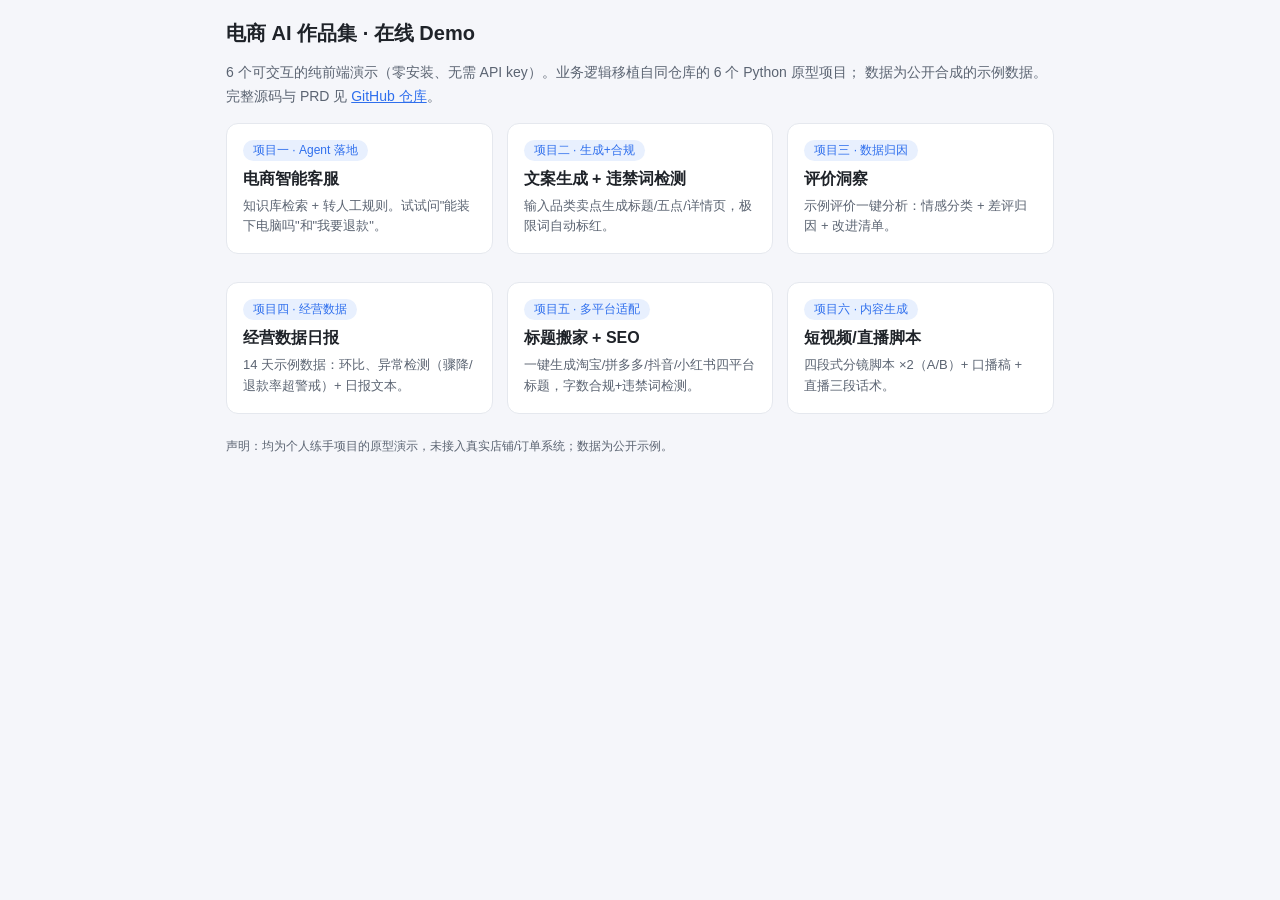
<file: index.html>
<!DOCTYPE html>
<html lang="zh-CN">
<head>
<meta charset="utf-8">
<meta name="viewport" content="width=device-width,initial-scale=1">
<title>电商 AI 作品集 · 在线 Demo</title>
<link rel="stylesheet" href="assets/style.css">
<style>
.grid { display:grid; grid-template-columns:repeat(auto-fit,minmax(240px,1fr)); gap:14px; }
.card a { text-decoration:none; color:inherit; display:block; }
.card h2 { font-size:16px; margin:0 0 6px; }
.tag { font-size:12px; color:var(--brand); background:#e8f0fe; border-radius:99px; padding:2px 10px; display:inline-block; margin-bottom:8px; }
.card p { font-size:13px; color:var(--sub); margin:0; line-height:1.6; }
.hero { font-size:14px; color:var(--sub); line-height:1.7; }
</style>
</head>
<body>
<div class="wrap">
  <h1>电商 AI 作品集 · 在线 Demo</h1>
  <p class="hero">6 个可交互的纯前端演示（零安装、无需 API key）。业务逻辑移植自同仓库的 6 个 Python 原型项目；
  数据为公开合成的示例数据。完整源码与 PRD 见
  <a href="https://github.com/ShanzZjr/ai-ecommerce-portfolio" style="color:var(--brand)">GitHub 仓库</a>。</p>
  <div class="grid">
    <div class="card"><a href="p1.html"><span class="tag">项目一 · Agent 落地</span><h2>电商智能客服</h2><p>知识库检索 + 转人工规则。试试问"能装下电脑吗"和"我要退款"。</p></a></div>
    <div class="card"><a href="p2.html"><span class="tag">项目二 · 生成+合规</span><h2>文案生成 + 违禁词检测</h2><p>输入品类卖点生成标题/五点/详情页，极限词自动标红。</p></a></div>
    <div class="card"><a href="p3.html"><span class="tag">项目三 · 数据归因</span><h2>评价洞察</h2><p>示例评价一键分析：情感分类 + 差评归因 + 改进清单。</p></a></div>
    <div class="card"><a href="p4.html"><span class="tag">项目四 · 经营数据</span><h2>经营数据日报</h2><p>14 天示例数据：环比、异常检测（骤降/退款率超警戒）+ 日报文本。</p></a></div>
    <div class="card"><a href="p5.html"><span class="tag">项目五 · 多平台适配</span><h2>标题搬家 + SEO</h2><p>一键生成淘宝/拼多多/抖音/小红书四平台标题，字数合规+违禁词检测。</p></a></div>
    <div class="card"><a href="p6.html"><span class="tag">项目六 · 内容生成</span><h2>短视频/直播脚本</h2><p>四段式分镜脚本 ×2（A/B）+ 口播稿 + 直播三段话术。</p></a></div>
  </div>
  <p class="note">声明：均为个人练手项目的原型演示，未接入真实店铺/订单系统；数据为公开示例。</p>
</div>
</body>
</html>
</file>
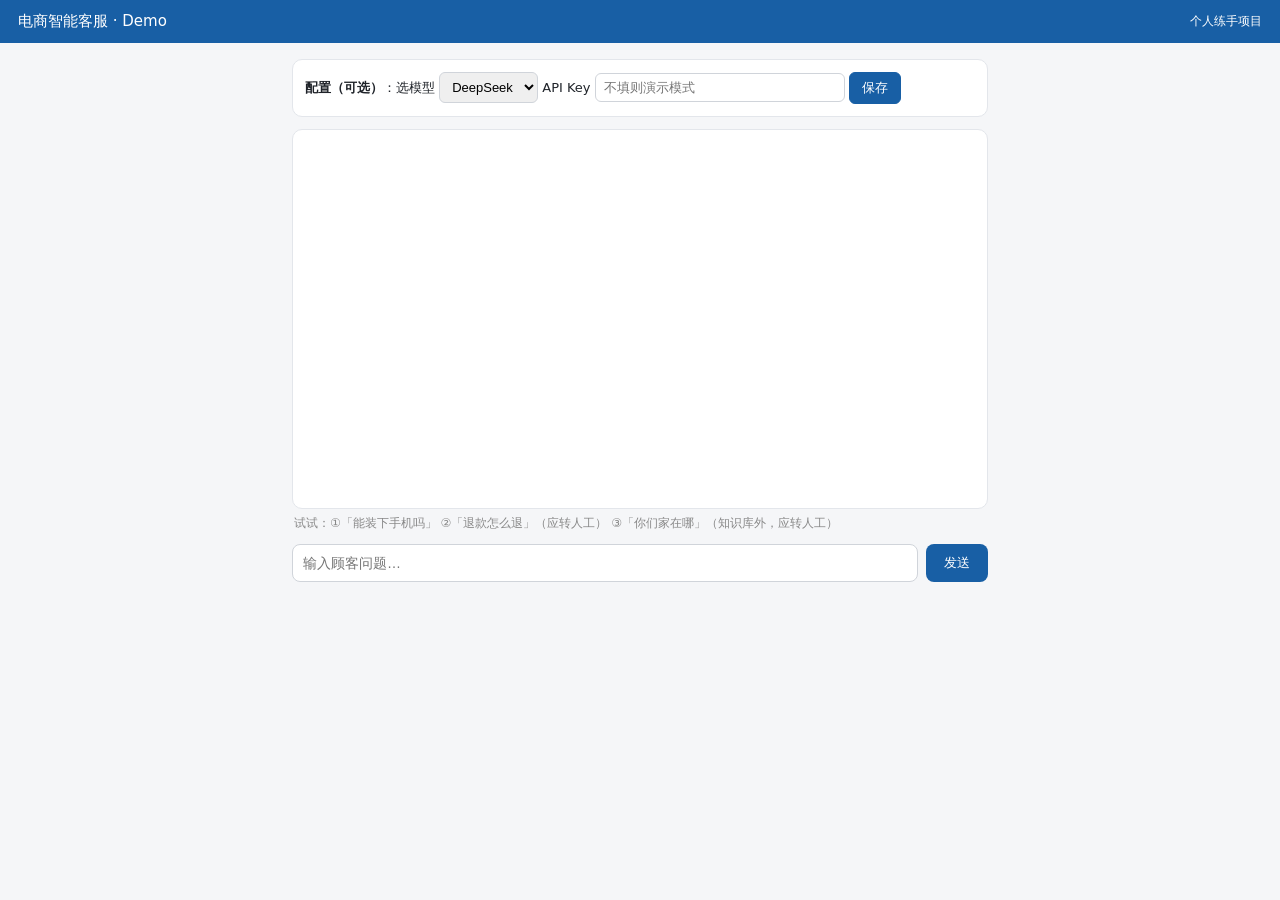
<file: project-01-智能客服/templates/index.html>
<!DOCTYPE html>
<html lang="zh-CN">
<head>
<meta charset="utf-8">
<meta name="viewport" content="width=device-width, initial-scale=1">
<title>电商智能客服 Demo</title>
<style>
  * { box-sizing: border-box; }
  body { margin: 0; font-family: system-ui, -apple-system, "Segoe UI", sans-serif; background: #f5f6f8; color: #1f2329; }
  header { background: #185FA5; color: #fff; padding: 12px 18px; display: flex; justify-content: space-between; align-items: center; }
  header h1 { font-size: 15px; margin: 0; font-weight: 500; }
  .wrap { max-width: 720px; margin: 16px auto; padding: 0 12px; }
  .config { background: #fff; border: 1px solid #e3e6eb; border-radius: 10px; padding: 12px; margin-bottom: 12px; font-size: 13px; }
  .config input, .config select { padding: 6px 8px; border: 1px solid #d0d4da; border-radius: 6px; font-size: 13px; }
  .config button { padding: 6px 12px; border: 1px solid #185FA5; background: #185FA5; color: #fff; border-radius: 6px; cursor: pointer; }
  .box { background: #fff; border: 1px solid #e3e6eb; border-radius: 10px; height: 380px; overflow-y: auto; padding: 14px; }
  .msg { margin: 8px 0; padding: 9px 12px; border-radius: 10px; font-size: 14px; line-height: 1.6; max-width: 85%; }
  .u { background: #e6f1fb; margin-left: auto; }
  .b { background: #f1f2f4; }
  .handoff { background: #fcebeb; border: 1px solid #f0c2c2; }
  .meta { font-size: 11px; color: #888; margin-top: 4px; }
  .input { display: flex; gap: 8px; margin-top: 12px; }
  .input input { flex: 1; padding: 10px; border: 1px solid #d0d4da; border-radius: 8px; font-size: 14px; }
  .input button { padding: 10px 18px; border: none; background: #185FA5; color: #fff; border-radius: 8px; cursor: pointer; }
  .hint { font-size: 12px; color: #888; margin: 6px 2px; }
</style>
</head>
<body>
<header><h1>电商智能客服 · Demo</h1><span style="font-size:12px">个人练手项目</span></header>
<div class="wrap">
  <div class="config">
    <b>配置（可选）</b>：选模型
    <select id="provider">
      <option value="deepseek">DeepSeek</option>
      <option value="qwen">通义千问</option>
      <option value="openai">OpenAI</option>
    </select>
    API Key <input id="apikey" type="password" placeholder="不填则演示模式" size="28">
    <button onclick="saveCfg()">保存</button>
    <span id="cfgstate" class="hint"></span>
  </div>
  <div class="box" id="box"></div>
  <div class="hint">试试：①「能装下手机吗」 ②「退款怎么退」（应转人工） ③「你们家在哪」（知识库外，应转人工）</div>
  <div class="input">
    <input id="q" placeholder="输入顾客问题…" onkeydown="if(event.key==='Enter')send()">
    <button onclick="send()">发送</button>
  </div>
</div>
<script>
function saveCfg(){
  const provider=document.getElementById('provider').value;
  const apikey=document.getElementById('apikey').value;
  fetch('/config',{method:'POST',headers:{'Content-Type':'application/json'},
    body:JSON.stringify({provider,api_key:apikey})})
   .then(r=>r.json()).then(d=>{
     document.getElementById('cfgstate').innerText = d.has_key? '已启用大模型':'演示模式（未填key）';
   });
}
function addMsg(text,cls,meta){
  const box=document.getElementById('box');
  const d=document.createElement('div');
  d.className='msg '+cls;
  d.innerHTML=text+(meta?`<div class="meta">${meta}</div>`:'');
  box.appendChild(d); box.scrollTop=box.scrollHeight;
}
async function send(){
  const q=document.getElementById('q').value.trim();
  if(!q) return;
  addMsg('顾客：'+q,'u');
  document.getElementById('q').value='';
  const r=await fetch('/chat',{method:'POST',headers:{'Content-Type':'application/json'},
    body:JSON.stringify({query:q})});
  const d=await r.json();
  const cls = d.handoff? 'b handoff' : 'b';
  let meta='';
  if(d.source) meta+='命中知识：'+d.source;
  if(d.demo) meta+=(meta?' ｜ ':'')+'演示模式';
  if(d.error) meta+=(meta?' ｜ ':'')+'调用异常';
  addMsg((d.handoff?'[转人工] ':'[AI] ')+d.answer, cls, meta);
}
</script>
</body>
</html>
</file>
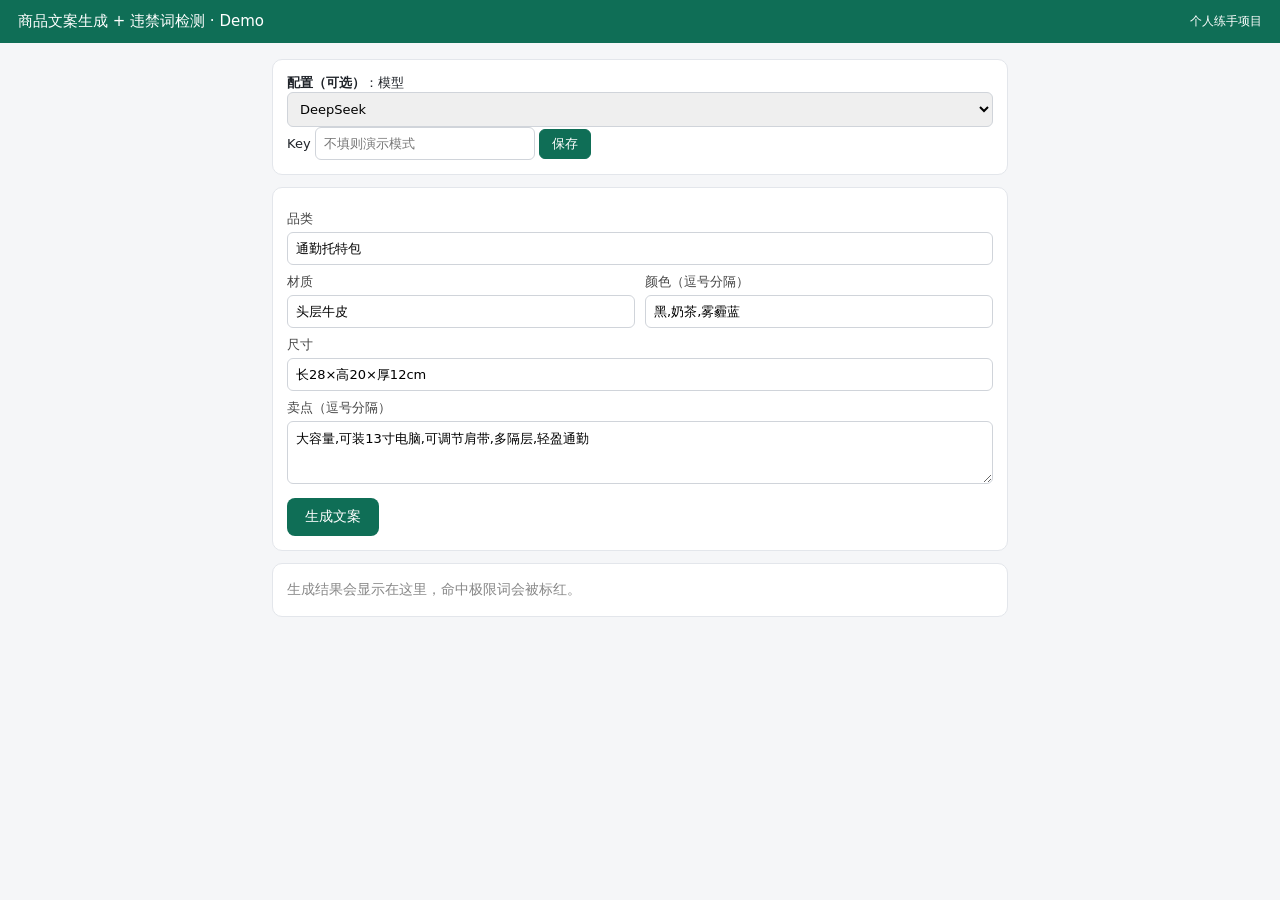
<file: project-02-文案生成/templates/index.html>
<!DOCTYPE html>
<html lang="zh-CN">
<head>
<meta charset="utf-8">
<meta name="viewport" content="width=device-width, initial-scale=1">
<title>商品文案生成 + 违禁词检测 Demo</title>
<style>
  * { box-sizing: border-box; }
  body { margin: 0; font-family: system-ui, -apple-system, "Segoe UI", sans-serif; background: #f5f6f8; color: #1f2329; }
  header { background: #0F6E56; color: #fff; padding: 12px 18px; display: flex; justify-content: space-between; align-items: center; }
  header h1 { font-size: 15px; margin: 0; font-weight: 500; }
  .wrap { max-width: 760px; margin: 16px auto; padding: 0 12px; }
  .card { background: #fff; border: 1px solid #e3e6eb; border-radius: 10px; padding: 14px; margin-bottom: 12px; }
  label { font-size: 13px; color: #444; display: block; margin: 8px 0 4px; }
  input, textarea, select { width: 100%; padding: 8px; border: 1px solid #d0d4da; border-radius: 6px; font-size: 13px; font-family: inherit; }
  .row { display: flex; gap: 10px; }
  .row > div { flex: 1; }
  button.gen { margin-top: 10px; padding: 10px 18px; border: none; background: #0F6E56; color: #fff; border-radius: 8px; cursor: pointer; font-size: 14px; }
  .out { white-space: pre-wrap; font-size: 14px; line-height: 1.7; }
  .out mark { background: #fde2e2; color: #a32d2d; padding: 0 2px; border-radius: 3px; }
  .hits { font-size: 13px; }
  .hits .h { background: #fcebeb; border: 1px solid #f0c2c2; border-radius: 6px; padding: 6px 8px; margin: 6px 0; }
  .ok { color: #0F6E56; font-size: 13px; }
  .cfgbar { font-size: 13px; }
  .cfgbar input { width: 220px; display: inline-block; }
</style>
</head>
<body>
<header><h1>商品文案生成 + 违禁词检测 · Demo</h1><span style="font-size:12px">个人练手项目</span></header>
<div class="wrap">
  <div class="card cfgbar">
    <b>配置（可选）</b>：模型
    <select id="provider">
      <option value="deepseek">DeepSeek</option>
      <option value="qwen">通义千问</option>
      <option value="openai">OpenAI</option>
    </select>
    Key <input id="apikey" type="password" placeholder="不填则演示模式">
    <button onclick="saveCfg()" style="padding:5px 12px;border:1px solid #0F6E56;background:#0F6E56;color:#fff;border-radius:6px;cursor:pointer">保存</button>
    <span id="cfgstate" style="font-size:12px;color:#888"></span>
  </div>

  <div class="card">
    <label>品类</label><input id="category" value="通勤托特包">
    <div class="row">
      <div><label>材质</label><input id="material" value="头层牛皮"></div>
      <div><label>颜色（逗号分隔）</label><input id="colors" value="黑,奶茶,雾霾蓝"></div>
    </div>
    <label>尺寸</label><input id="size" value="长28×高20×厚12cm">
    <label>卖点（逗号分隔）</label>
    <textarea id="points" rows="3">大容量,可装13寸电脑,可调节肩带,多隔层,轻盈通勤</textarea>
    <button class="gen" onclick="gen()">生成文案</button>
  </div>

  <div class="card">
    <div id="result" class="out" style="color:#888">生成结果会显示在这里，命中极限词会被标红。</div>
    <div id="hits" class="hits"></div>
  </div>
</div>
<script>
function saveCfg(){
  fetch('/config',{method:'POST',headers:{'Content-Type':'application/json'},
    body:JSON.stringify({provider:document.getElementById('provider').value,api_key:document.getElementById('apikey').value})})
   .then(r=>r.json()).then(d=>{document.getElementById('cfgstate').innerText=d.has_key?'已启用大模型':'演示模式';});
}
function esc(s){return s.replace(/&/g,'&amp;').replace(/</g,'&lt;').replace(/>/g,'&gt;');}
function render(text){
  // 把 <<词>> 转成红色 mark
  let h=esc(text).replace(/&lt;&lt;/g,'<<').replace(/&gt;&gt;/g,'>>');
  h=h.replace(/<<([^>]+)>>/g,'<mark>$1</mark>');
  document.getElementById('result').innerHTML=h;
}
async function gen(){
  const body={
    category:document.getElementById('category').value,
    material:document.getElementById('material').value,
    colors:document.getElementById('colors').value,
    size:document.getElementById('size').value,
    points:document.getElementById('points').value
  };
  const r=await fetch('/generate',{method:'POST',headers:{'Content-Type':'application/json'},body:JSON.stringify(body)});
  const d=await r.json();
  render(d.highlighted);
  const hd=document.getElementById('hits');
  if(d.demo) hd.innerHTML='<div class="ok">演示模式（未填 key）：返回模板化示例文案。</div>';
  if(d.hits&&d.hits.length){
    hd.innerHTML='<b style="color:#a32d2d">⚠ 命中违禁词 '+d.hits.length+' 处：</b>'+d.hits.map(x=>
      `<div class="h">「${x.word}」×${x.count} — ${x.reason}</div>`).join('');
  } else if(!d.demo){
    hd.innerHTML='<div class="ok">✓ 未命中已知违禁词</div>';
  }
}
</script>
</body>
</html>
</file>
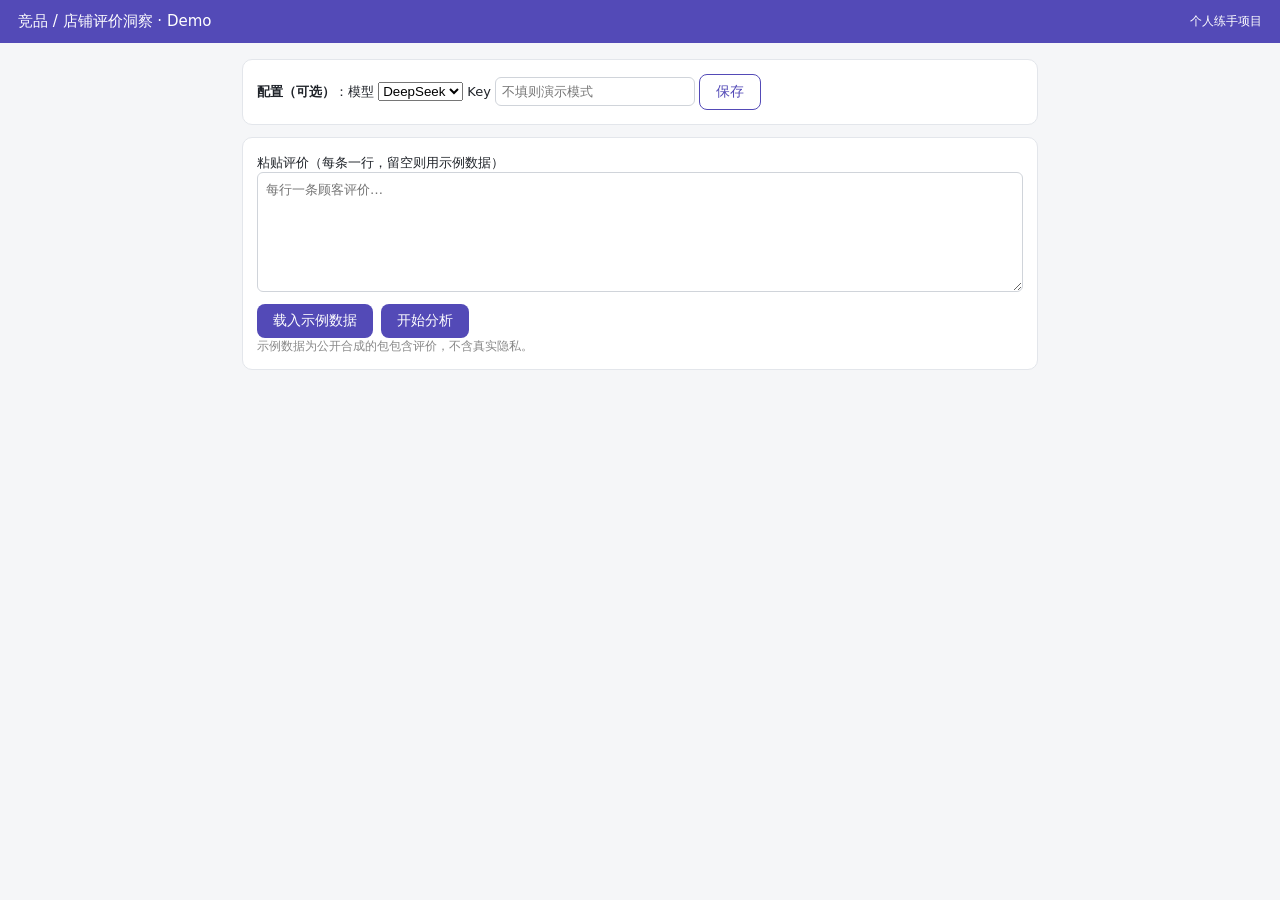
<file: project-03-竞品评价洞察/templates/index.html>
<!DOCTYPE html>
<html lang="zh-CN">
<head>
<meta charset="utf-8">
<meta name="viewport" content="width=device-width, initial-scale=1">
<title>竞品/店铺评价洞察 Demo</title>
<style>
  * { box-sizing: border-box; }
  body { margin: 0; font-family: system-ui, -apple-system, "Segoe UI", sans-serif; background: #f5f6f8; color: #1f2329; }
  header { background: #534AB7; color: #fff; padding: 12px 18px; display: flex; justify-content: space-between; align-items: center; }
  header h1 { font-size: 15px; margin: 0; font-weight: 500; }
  .wrap { max-width: 820px; margin: 16px auto; padding: 0 12px; }
  .card { background: #fff; border: 1px solid #e3e6eb; border-radius: 10px; padding: 14px; margin-bottom: 12px; }
  .cfgbar { font-size: 13px; }
  .cfgbar input { width: 200px; padding: 6px; border: 1px solid #d0d4da; border-radius: 6px; }
  textarea { width: 100%; min-height: 120px; padding: 8px; border: 1px solid #d0d4da; border-radius: 6px; font-size: 13px; font-family: inherit; }
  button { padding: 8px 16px; border: none; border-radius: 8px; cursor: pointer; font-size: 14px; color: #fff; background: #534AB7; }
  button.ghost { background: #fff; color: #534AB7; border: 1px solid #534AB7; }
  .row { display: flex; gap: 8px; align-items: center; margin-top: 8px; }
  .stat { display: inline-block; margin-right: 16px; font-size: 14px; }
  .stat b { font-size: 20px; }
  .bar { height: 22px; background: #E6F1FB; border-radius: 5px; margin: 4px 0; position: relative; }
  .bar > span { position: absolute; left: 8px; top: 2px; font-size: 12px; color: #185FA5; }
  .bar > i { display: block; height: 100%; background: #7F77DD; border-radius: 5px; }
  .neg { border-left: 3px solid #E24B4A; padding: 6px 10px; margin: 6px 0; background: #fafafa; font-size: 13px; }
  .neg .tag { display: inline-block; font-size: 11px; background: #fcebeb; color: #a32d2d; border-radius: 4px; padding: 1px 6px; margin-right: 4px; }
  .imp { border: 1px solid #e3e6eb; border-radius: 8px; padding: 10px; margin: 6px 0; }
  .imp h4 { margin: 0 0 4px; font-size: 14px; color: #534AB7; }
  .imp li { font-size: 13px; margin: 2px 0; }
  .summary { background: #f3f1fe; border-radius: 8px; padding: 10px; font-size: 14px; line-height: 1.7; white-space: pre-wrap; }
  .hint { font-size: 12px; color: #888; }
</style>
</head>
<body>
<header><h1>竞品 / 店铺评价洞察 · Demo</h1><span style="font-size:12px">个人练手项目</span></header>
<div class="wrap">
  <div class="card cfgbar">
    <b>配置（可选）</b>：模型
    <select id="provider"><option value="deepseek">DeepSeek</option><option value="qwen">通义千问</option><option value="openai">OpenAI</option></select>
    Key <input id="apikey" type="password" placeholder="不填则演示模式">
    <button class="ghost" onclick="saveCfg()">保存</button>
    <span id="cfgstate" class="hint"></span>
  </div>

  <div class="card">
    <label style="font-size:13px">粘贴评价（每条一行，留空则用示例数据）</label>
    <textarea id="reviews" placeholder="每行一条顾客评价…"></textarea>
    <div class="row">
      <button onclick="loadSample()">载入示例数据</button>
      <button onclick="run()">开始分析</button>
    </div>
    <div class="hint">示例数据为公开合成的包包含评价，不含真实隐私。</div>
  </div>

  <div class="card" id="out" style="display:none">
    <div id="stats"></div>
    <h3 style="font-size:14px;margin:14px 0 6px">差评归因分布</h3>
    <div id="attrs"></div>
    <h3 style="font-size:14px;margin:14px 0 6px">负面评价明细</h3>
    <div id="negs"></div>
    <h3 style="font-size:14px;margin:14px 0 6px">给运营的改进建议</h3>
    <div id="imp"></div>
    <h3 style="font-size:14px;margin:14px 0 6px">总结</h3>
    <div class="summary" id="summary"></div>
  </div>
</div>
<script>
function saveCfg(){
  fetch('/config',{method:'POST',headers:{'Content-Type':'application/json'},
    body:JSON.stringify({provider:document.getElementById('provider').value,api_key:document.getElementById('apikey').value})})
   .then(r=>r.json()).then(d=>{document.getElementById('cfgstate').innerText=d.has_key?'已启用大模型':'演示模式';});
}
async function loadSample(){
  const r=await fetch('/sample'); const d=await r.json();
  document.getElementById('reviews').value=d.reviews.join('\n');
}
async function run(){
  const txt=document.getElementById('reviews').value.trim();
  const reviews=txt? txt.split('\n').map(s=>s.trim()).filter(Boolean): [];
  const r=await fetch('/analyze',{method:'POST',headers:{'Content-Type':'application/json'},body:JSON.stringify({reviews})});
  const d=await r.json();
  document.getElementById('out').style.display='block';
  const s=d.sentiment;
  document.getElementById('stats').innerHTML=
    `<span class="stat">总评价 <b>${d.total}</b></span>`+
    `<span class="stat">正面 <b style="color:#0F6E56">${s['正面']||0}</b></span>`+
    `<span class="stat">中性 <b>${s['中性']||0}</b></span>`+
    `<span class="stat">负面 <b style="color:#A32D2D">${s['负面']||0}</b></span>`;
  const a=d.attribute; const max=Math.max(1,...Object.values(a));
  document.getElementById('attrs').innerHTML=Object.entries(a).sort((x,y)=>y[1]-x[1]).map(([k,v])=>
    `<div class="bar"><i style="width:${v/max*100}%"></i><span>${k} ${v}</span></div>`).join('');
  document.getElementById('negs').innerHTML=d.negative.map(n=>
    `<div class="neg">${n.cats.map(c=>`<span class="tag">${c}</span>`).join('')}${n.text}</div>`).join('');
  document.getElementById('imp').innerHTML=d.improve.map(i=>
    `<div class="imp"><h4>${i.cat}（命中 ${i.count} 条）</h4><ul>${i.tips.map(t=>`<li>${t}</li>`).join('')}</ul></div>`).join('');
  document.getElementById('summary').innerText=d.summary;
}
</script>
</body>
</html>
</file>
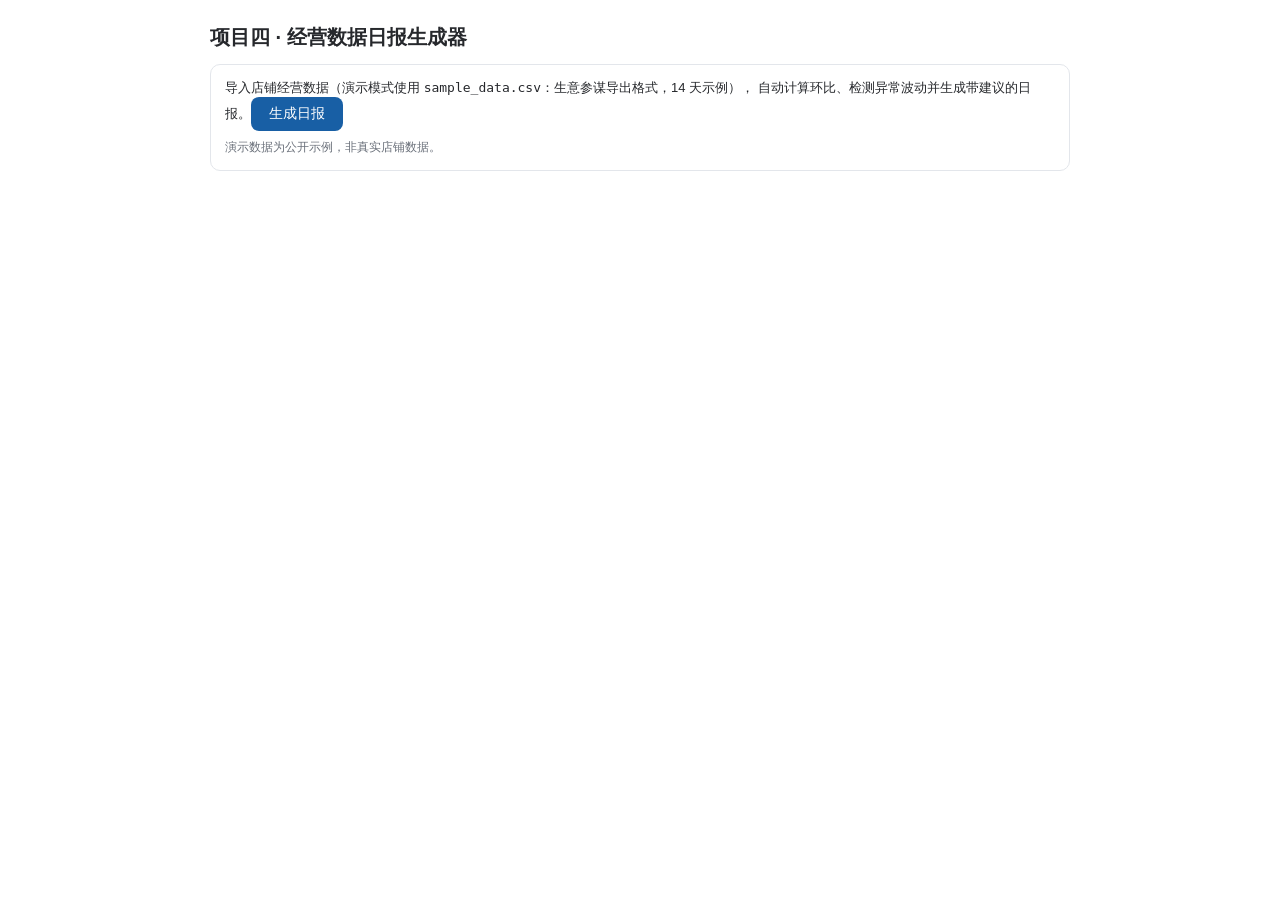
<file: project-04-数据日报/templates/index.html>
<!DOCTYPE html>
<html lang="zh-CN">
<head>
<meta charset="UTF-8">
<title>经营数据日报生成器</title>
<style>
  body { font-family: "Microsoft YaHei", sans-serif; max-width: 860px; margin: 24px auto; padding: 0 16px; color: #26282c; }
  h1 { font-size: 20px; }
  .panel { background: #fff; border: 1px solid #e3e6eb; border-radius: 10px; padding: 14px; margin-bottom: 14px; font-size: 13px; }
  button { background: #185fa5; color: #fff; border: 0; border-radius: 8px; padding: 8px 18px; cursor: pointer; font-size: 14px; }
  button:disabled { background: #9fb6cd; }
  .cards { display: flex; flex-wrap: wrap; gap: 10px; }
  .card { flex: 1 1 130px; background: #f2f6fb; border-radius: 8px; padding: 10px; }
  .card b { display: block; font-size: 17px; margin-top: 4px; }
  .card span { color: #6a707a; font-size: 12px; }
  .up { color: #a32d2d; } .down { color: #0f6e56; }  /* 涨红跌绿（国内习惯） */
  .alert { border-left: 4px solid; padding: 8px 10px; margin: 8px 0; border-radius: 6px; }
  .warn { background: #fcebeb; border-color: #a32d2d; }
  .info { background: #e6f1fb; border-color: #185fa5; }
  pre { white-space: pre-wrap; background: #f7f8fa; border-radius: 8px; padding: 12px; font-size: 13px; line-height: 1.7; }
  .mode { color: #6a707a; font-size: 12px; margin-top: 8px; }
</style>
</head>
<body>
<h1>项目四 · 经营数据日报生成器</h1>
<div class="panel">
  导入店铺经营数据（演示模式使用 <code>sample_data.csv</code>：生意参谋导出格式，14 天示例），
  自动计算环比、检测异常波动并生成带建议的日报。<button id="go">生成日报</button>
  <div class="mode" id="mode">演示数据为公开示例，非真实店铺数据。</div>
</div>
<div class="panel" id="cards" style="display:none"><div class="cards" id="cardbox"></div></div>
<div class="panel" id="alerts" style="display:none"></div>
<div class="panel" id="daily" style="display:none"></div>
<script>
document.getElementById("go").onclick = async () => {
  const btn = document.getElementById("go");
  btn.disabled = true; btn.textContent = "生成中...";
  try {
    const rows = await (await fetch("/sample")).json();
    const r = await (await fetch("/report", {
      method: "POST", headers: {"Content-Type": "application/json"},
      body: JSON.stringify({rows: rows.rows})
    })).json();
    if (r.error) { alert(r.error); return; }
    render(r);
  } finally { btn.disabled = false; btn.textContent = "生成日报"; }
};
function cls(v) { return v > 0 ? "up" : (v < 0 ? "down" : ""); }
function render(r) {
  const s = r.summary, c = r.changes;
  document.getElementById("cards").style.display = "";
  document.getElementById("cardbox").innerHTML = [
    ["GMV（元）", s.gmv, "环比 " + c.gmv + "%", c.gmv],
    ["访客数", s.uv, "环比 " + c.uv + "%", c.uv],
    ["支付转化率", s.cr + "%", "环比 " + c.cr + "%", c.cr],
    ["客单价（元）", s.aov, "", 0],
    ["退款率", s.refund_rate + "%", "警戒线 8%", 0],
    ["近7天 GMV", s.gmv7, "均转化 " + s.cr7 + "%", 0],
  ].map(x => `<div class="card"><span>${x[0]}</span><b>${x[1]}</b><span class="${cls(x[3])}">${x[2]}</span></div>`).join("");
  const al = document.getElementById("alerts");
  al.style.display = "";
  al.innerHTML = "<b>异常检测</b>" + (r.alerts.length ? r.alerts.map(a =>
    `<div class="alert ${a.level}"><b>${a.date} · ${a.metric}</b> ${a.detail}<br>${a.suggestion}</div>`
  ).join("") : "<div class='alert info'>无异常波动</div>");
  const d = document.getElementById("daily");
  d.style.display = "";
  d.innerHTML = "<b>经营日报</b><pre>" + r.daily_text + "</pre><div class='mode'>" + r.mode + "</div>";
}
</script>
</body>
</html>
</file>
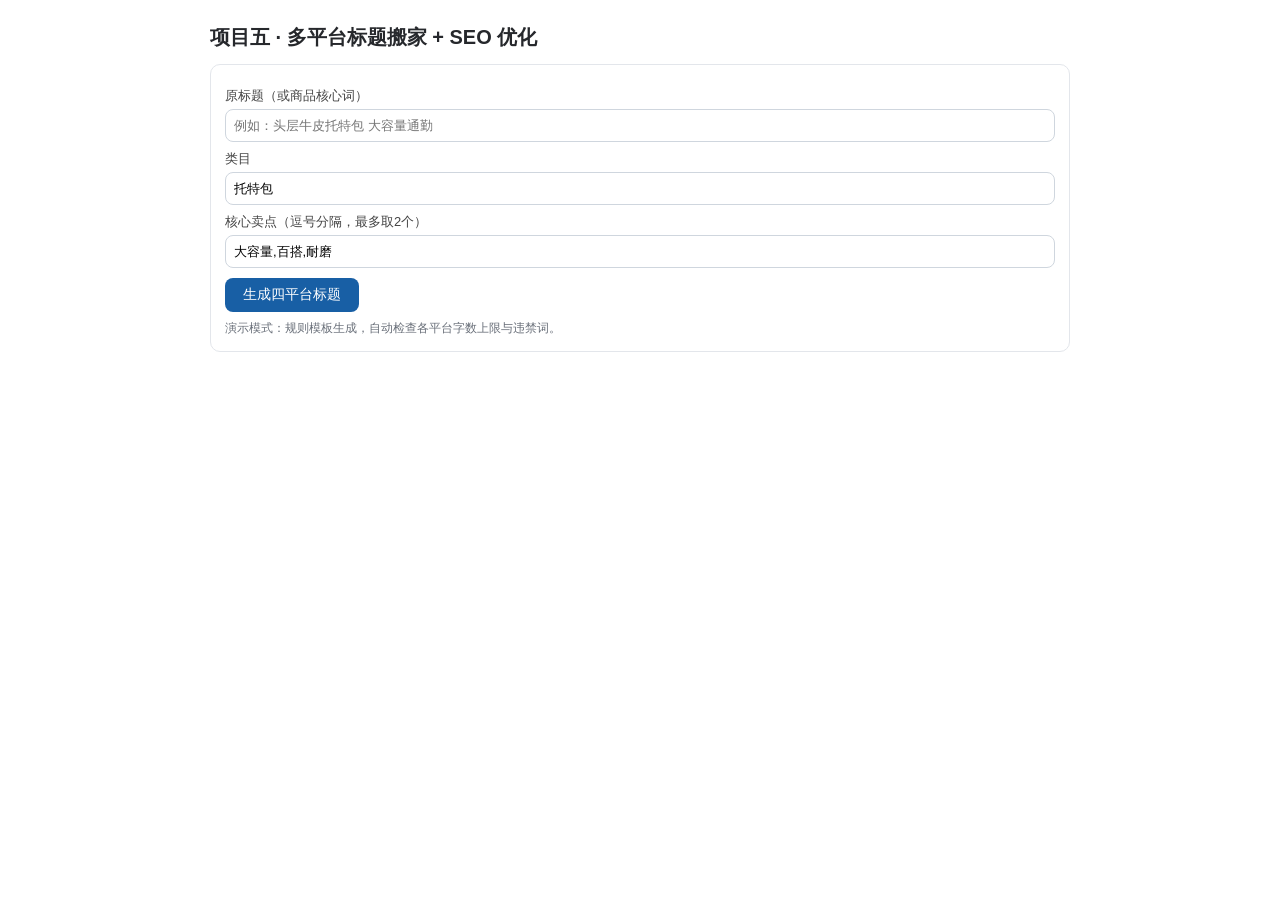
<file: project-05-标题搬家/templates/index.html>
<!DOCTYPE html>
<html lang="zh-CN">
<head>
<meta charset="UTF-8">
<title>多平台标题搬家 + SEO 优化</title>
<style>
  body { font-family: "Microsoft YaHei", sans-serif; max-width: 860px; margin: 24px auto; padding: 0 16px; color: #26282c; }
  h1 { font-size: 20px; }
  .panel { background: #fff; border: 1px solid #e3e6eb; border-radius: 10px; padding: 14px; margin-bottom: 14px; font-size: 13px; }
  label { display: block; margin: 8px 0 4px; color: #444; }
  input { width: 100%; box-sizing: border-box; border: 1px solid #cfd6de; border-radius: 8px; padding: 8px; font-size: 13px; }
  button { background: #185fa5; color: #fff; border: 0; border-radius: 8px; padding: 8px 18px; cursor: pointer; font-size: 14px; margin-top: 10px; }
  button:disabled { background: #9fb6cd; }
  .plat { border: 1px solid #e3e6eb; border-radius: 10px; padding: 12px; margin: 10px 0; }
  .plat h3 { margin: 0 0 6px; font-size: 14px; }
  .title { font-size: 15px; font-weight: 500; background: #f2f6fb; border-radius: 8px; padding: 10px; }
  .meta { color: #6a707a; font-size: 12px; margin-top: 6px; }
  .ban { color: #a32d2d; font-weight: 500; }
  .hl { background: #f7c1c1; border-radius: 3px; padding: 0 2px; }
  .mode { color: #6a707a; font-size: 12px; margin-top: 8px; }
</style>
</head>
<body>
<h1>项目五 · 多平台标题搬家 + SEO 优化</h1>
<div class="panel">
  <label>原标题（或商品核心词）</label>
  <input id="title" placeholder="例如：头层牛皮托特包 大容量通勤">
  <label>类目</label>
  <input id="category" value="托特包">
  <label>核心卖点（逗号分隔，最多取2个）</label>
  <input id="points" value="大容量,百搭,耐磨">
  <button id="go">生成四平台标题</button>
  <div class="mode">演示模式：规则模板生成，自动检查各平台字数上限与违禁词。</div>
</div>
<div class="panel" id="out" style="display:none"></div>
<script>
function hl(text, banned) {
  let html = text;
  banned.forEach(b => { html = html.split(b.word).join("<span class='hl'>" + b.word + "</span>"); });
  return html;
}
document.getElementById("go").onclick = async () => {
  const btn = document.getElementById("go");
  btn.disabled = true; btn.textContent = "生成中...";
  try {
    const r = await (await fetch("/adapt", {
      method: "POST", headers: {"Content-Type": "application/json"},
      body: JSON.stringify({
        title: document.getElementById("title").value,
        category: document.getElementById("category").value,
        points: document.getElementById("points").value,
      })
    })).json();
    if (r.error) { alert(r.error); return; }
    render(r);
  } finally { btn.disabled = false; btn.textContent = "生成四平台标题"; }
};
function render(r) {
  const out = document.getElementById("out");
  out.style.display = "";
  out.innerHTML = r.results.map(p => `
    <div class="plat">
      <h3>${p.platform} <span class="meta">（${p.length}/${p.max} 字）</span></h3>
      <div class="title">${hl(p.title, p.banned)}</div>
      <div class="meta">风格：${p.style}</div>
      ${p.banned.length ? `<div class="meta ban">违禁词命中：${p.banned.map(b => b.word + "×" + b.count).join("、")}</div>` : "<div class='meta'>违禁词检测：通过</div>"}
    </div>`).join("") + "<div class='mode'>" + r.mode + "</div>";
}
</script>
</body>
</html>
</file>
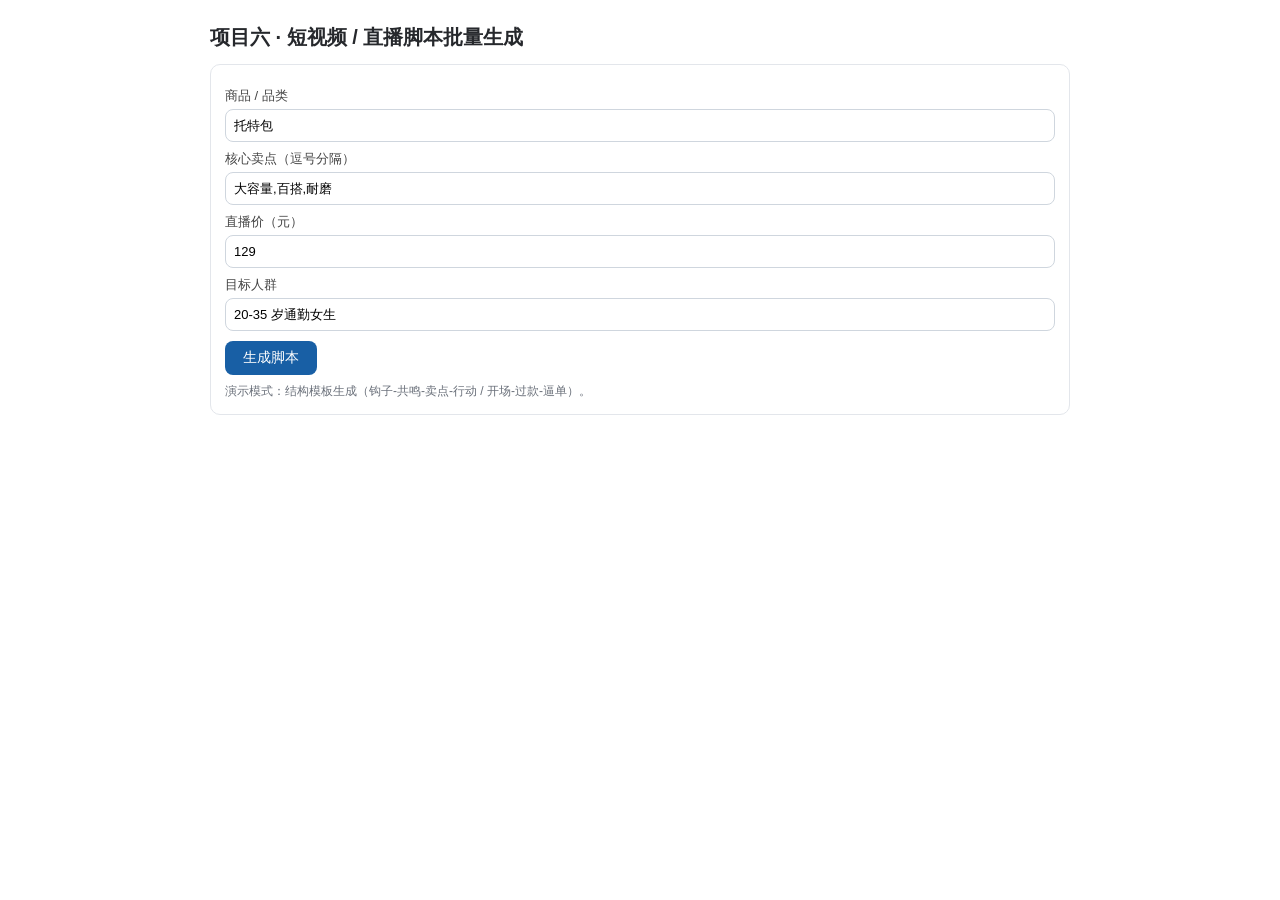
<file: project-06-脚本生成/templates/index.html>
<!DOCTYPE html>
<html lang="zh-CN">
<head>
<meta charset="UTF-8">
<title>短视频 / 直播脚本批量生成</title>
<style>
  body { font-family: "Microsoft YaHei", sans-serif; max-width: 860px; margin: 24px auto; padding: 0 16px; color: #26282c; }
  h1 { font-size: 20px; }
  h3 { font-size: 14px; margin: 14px 0 8px; }
  .panel { background: #fff; border: 1px solid #e3e6eb; border-radius: 10px; padding: 14px; margin-bottom: 14px; font-size: 13px; }
  label { display: block; margin: 8px 0 4px; color: #444; }
  input { width: 100%; box-sizing: border-box; border: 1px solid #cfd6de; border-radius: 8px; padding: 8px; font-size: 13px; }
  button { background: #185fa5; color: #fff; border: 0; border-radius: 8px; padding: 8px 18px; cursor: pointer; font-size: 14px; margin-top: 10px; }
  button:disabled { background: #9fb6cd; }
  table { width: 100%; border-collapse: collapse; margin: 8px 0; }
  th, td { border: 1px solid #e3e6eb; padding: 6px 8px; text-align: left; font-size: 12px; }
  th { background: #f2f6fb; }
  pre { white-space: pre-wrap; background: #f7f8fa; border-radius: 8px; padding: 12px; line-height: 1.7; }
  .mode { color: #6a707a; font-size: 12px; margin-top: 8px; }
</style>
</head>
<body>
<h1>项目六 · 短视频 / 直播脚本批量生成</h1>
<div class="panel">
  <label>商品 / 品类</label>
  <input id="product" value="托特包">
  <label>核心卖点（逗号分隔）</label>
  <input id="points" value="大容量,百搭,耐磨">
  <label>直播价（元）</label>
  <input id="price" value="129">
  <label>目标人群</label>
  <input id="audience" value="20-35 岁通勤女生">
  <button id="go">生成脚本</button>
  <div class="mode">演示模式：结构模板生成（钩子-共鸣-卖点-行动 / 开场-过款-逼单）。</div>
</div>
<div class="panel" id="out" style="display:none"></div>
<script>
document.getElementById("go").onclick = async () => {
  const btn = document.getElementById("go");
  btn.disabled = true; btn.textContent = "生成中...";
  try {
    const r = await (await fetch("/generate", {
      method: "POST", headers: {"Content-Type": "application/json"},
      body: JSON.stringify({
        product: document.getElementById("product").value,
        points: document.getElementById("points").value,
        price: document.getElementById("price").value,
        audience: document.getElementById("audience").value,
      })
    })).json();
    render(r);
  } finally { btn.disabled = false; btn.textContent = "生成脚本"; }
};
function render(r) {
  const out = document.getElementById("out");
  out.style.display = "";
  let html = r.videos.map(v => `
    <h3>${v.name}</h3>
    <table><tr><th>时间</th><th>段落</th><th>台词</th><th>画面建议</th></tr>
    ${v.beats.map(b => `<tr><td>${b.time}</td><td>${b.type}</td><td>${b.line}</td><td>${b.shot}</td></tr>`).join("")}
    </table>`).join("");
  html += `<h3>口播稿（约 40 秒）</h3><pre>${r.voiceover}</pre>`;
  html += "<h3>直播话术</h3><pre>" +
    Object.entries(r.live).map(([k, v]) => `【${k}】\n${v}`).join("\n\n") + "</pre>";
  html += `<div class='mode'>${r.mode}</div>`;
  out.innerHTML = html;
}
</script>
</body>
</html>
</file>
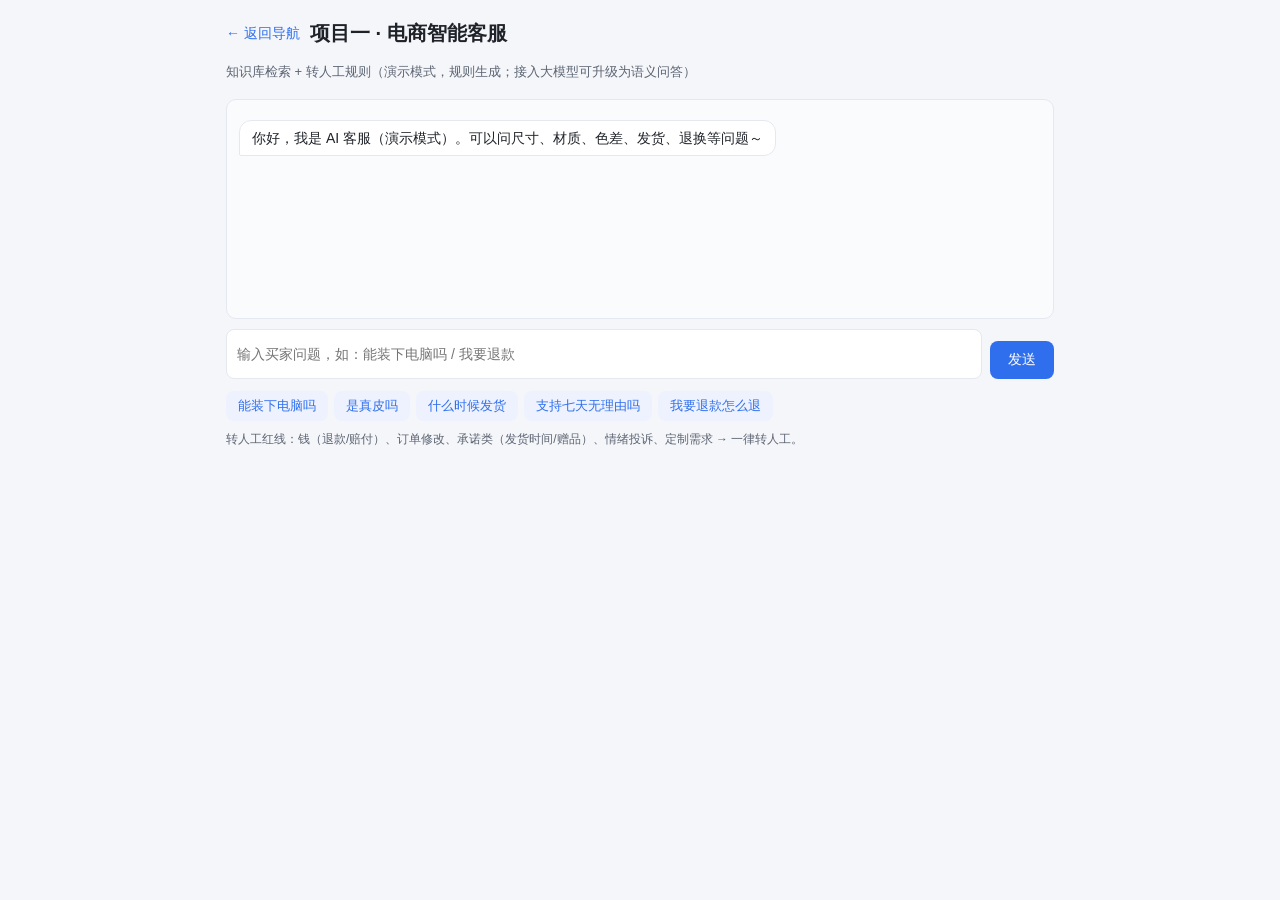
<file: p1.html>
<!DOCTYPE html>
<html lang="zh-CN">
<head>
<meta charset="utf-8">
<meta name="viewport" content="width=device-width,initial-scale=1">
<title>项目一 · 电商智能客服</title>
<link rel="stylesheet" href="assets/style.css">
</head>
<body>
<div class="wrap">
  <header class="top"><a class="back" href="index.html">← 返回导航</a><h1>项目一 · 电商智能客服</h1></header>
  <p class="sub">知识库检索 + 转人工规则（演示模式，规则生成；接入大模型可升级为语义问答）</p>
  <div class="chat" id="chat"></div>
  <div style="display:flex;gap:8px;margin-top:10px">
    <input type="text" id="q" placeholder="输入买家问题，如：能装下电脑吗 / 我要退款" style="flex:1">
    <button onclick="send()">发送</button>
  </div>
  <div style="margin-top:8px" id="quick"></div>
  <p class="note">转人工红线：钱（退款/赔付）、订单修改、承诺类（发货时间/赠品）、情绪投诉、定制需求 → 一律转人工。</p>
</div>
<script>
const KB = [
  {q:"能装下手机吗 尺寸多大 容量", a:"这款尺寸为长28×高20×厚12cm，可平放6.7寸以内手机；能装折叠雨伞；通勤够用。"},
  {q:"肩带能调节吗 自重多少 重不重", a:"肩带可调节，范围45–55cm；空包自重约0.6kg，单肩背着不压肩。"},
  {q:"能放笔记本电脑 电脑包", a:"支持放13寸笔记本（隔层有绒布保护）；放不下更大尺寸，主打轻便通勤。"},
  {q:"是真皮吗 什么皮 材质 头层牛皮 pu 帆布", a:"主体采用头层牛皮，手感柔软耐磨；五金为合金电镀，不易褪色。"},
  {q:"内衬 拉链 隔层 分层", a:"内衬为绒布，有2个主仓+1个拉链暗袋+1个手机位；拉链顺滑。"},
  {q:"会不会掉皮 开裂 质量", a:"正常使用不易掉皮；建议避免暴晒和沾水，详见保养须知。"},
  {q:"颜色和图片一样吗 色差 实物色", a:"尽量还原实物，不同屏幕会有轻微色差，以实物为准；奶茶色在自然光下偏暖。"},
  {q:"有几种颜色 哪个百搭 黑色 奶茶 蓝色", a:"现有黑/奶茶/雾霾蓝三色；通勤推荐黑色或奶茶，耐脏百搭。"},
  {q:"什么时候发货 几天发 发货时间", a:"现货当天16:00前下单当日发，16:00后次日发，发中通/圆通。"},
  {q:"包邮吗 邮费 偏远 新疆 西藏 内蒙古", a:"大陆地区满99包邮；新疆/西藏/内蒙古需补10元运费，下单前可咨询。"},
  {q:"能退换吗 七天无理由 退货", a:"支持7天无理由退换，前提吊牌完好、无使用痕迹、不影响二次销售。"},
  {q:"收到有瑕疵 破损 坏了怎么办", a:"签收后48小时内拍照联系客服，核实后补发配件/换货/退款，运费我们承担。"},
  {q:"能送礼盒包装 礼盒 贺卡 礼物", a:"默认普通防尘袋；如需礼盒+贺卡请备注或联系客服，不额外收费。"},
  {q:"能刻字 定制颜色 改尺寸 定制", a:"目前不支持定制，后续上新会通知您。"}
];
const HANDOFF = [
  {k:["退款","退钱","赔付","补偿","投诉","举报","差评","工商","12315"], r:"涉及退款/投诉，为保障您的权益，正在为您转接人工客服，请稍候。"},
  {k:["改地址","改订单","催单","拦截","取消订单"], r:"订单修改类操作需要人工核实，正在转接人工客服。"},
  {k:["保证","一定","承诺","确定明天","必须"], r:"该问题涉及承诺类表述，为避免误解，转人工为您确认。"},
  {k:["骂","骗子","生气","恶心","无语"], r:"非常理解您的心情，已为您转接人工客服优先处理。"},
  {k:["定制","刻字绣字","改尺寸"], r:"定制需求需人工评估可行性，正在转接人工客服。"}
];
function hitScore(kb, query){
  let s = 0;
  kb.q.split(/\s+/).forEach(w => { if (query.includes(w)) s += 2; });
  kb.a.split(/[；;，,。]/).forEach(w => { if (w.length>1 && query.includes(w)) s += 1; });
  return s;
}
function answer(query){
  for (const h of HANDOFF) if (h.k.some(k => query.includes(k))) return {text:h.r, handoff:true};
  let best = null, bs = 0;
  for (const kb of KB) { const s = hitScore(kb, query); if (s > bs) { bs = s; best = kb; } }
  if (best && bs >= 2) return {text:best.a, handoff:false};
  return {text:"抱歉，这个问题我暂时无法准确回答，正在为您转接人工客服，请稍候。", handoff:true};
}
const chat = document.getElementById("chat");
function add(cls, text){ const d=document.createElement("div"); d.className="msg "+cls; const s=document.createElement("span"); s.textContent=text; d.appendChild(s); chat.appendChild(d); chat.scrollTop=chat.scrollHeight; }
function send(){
  const inp = document.getElementById("q"); const q = inp.value.trim(); if(!q) return;
  inp.value=""; add("user", q);
  const r = answer(q);
  setTimeout(()=>{ if(r.handoff){ add("bot handoff", r.text); } else { add("bot", r.text); } }, 250);
}
["能装下电脑吗","是真皮吗","什么时候发货","支持七天无理由吗","我要退款怎么退"].forEach(t=>{
  const b=document.createElement("button"); b.className="ghost"; b.style.cssText="margin:4px 6px 0 0;padding:6px 12px;font-size:13px";
  b.textContent=t; b.onclick=()=>{ document.getElementById("q").value=t; send(); };
  document.getElementById("quick").appendChild(b);
});
add("bot","你好，我是 AI 客服（演示模式）。可以问尺寸、材质、色差、发货、退换等问题～");
</script>
</body>
</html>
</file>
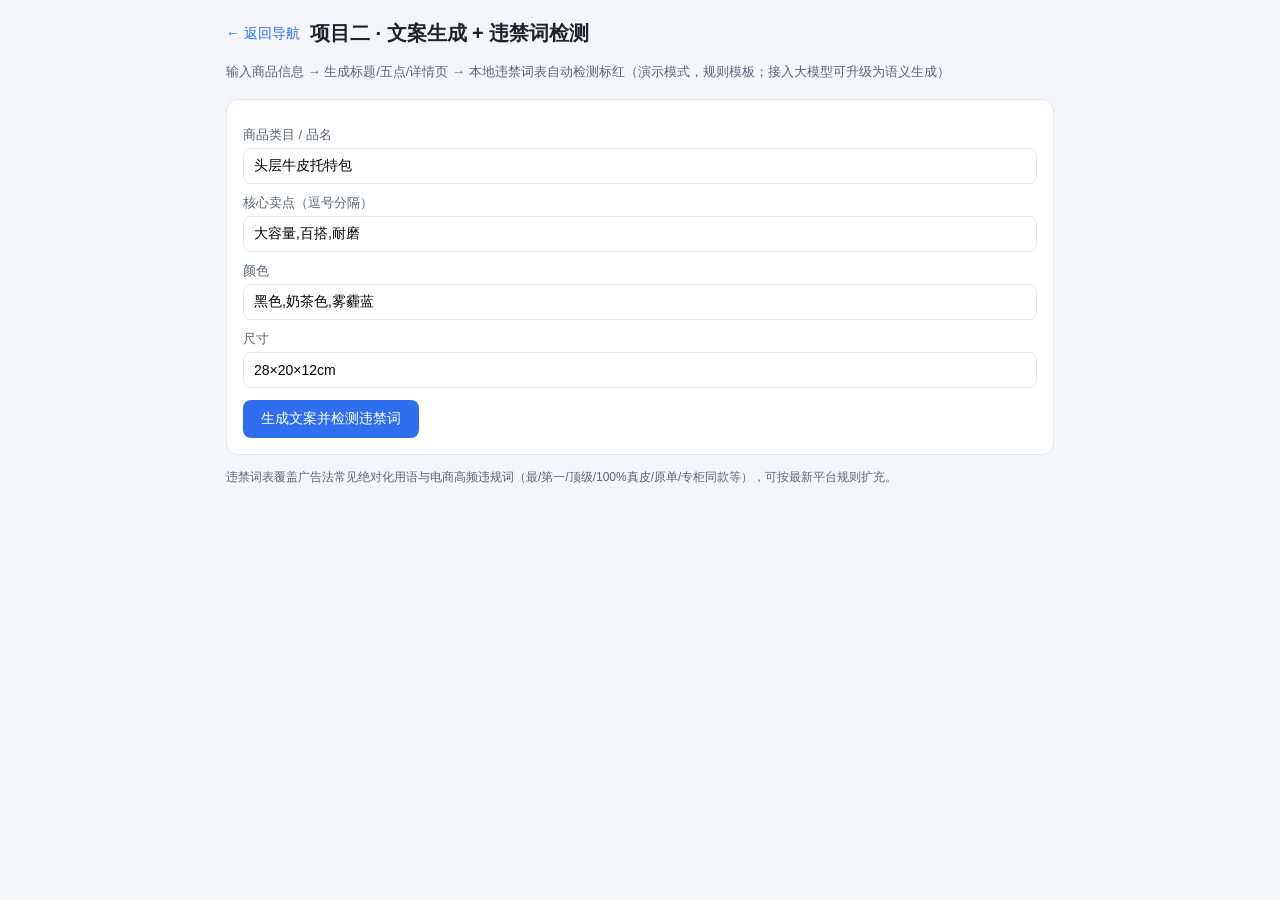
<file: p2.html>
<!DOCTYPE html>
<html lang="zh-CN">
<head>
<meta charset="utf-8">
<meta name="viewport" content="width=device-width,initial-scale=1">
<title>项目二 · 文案生成 + 违禁词检测</title>
<link rel="stylesheet" href="assets/style.css">
</head>
<body>
<div class="wrap">
  <header class="top"><a class="back" href="index.html">← 返回导航</a><h1>项目二 · 文案生成 + 违禁词检测</h1></header>
  <p class="sub">输入商品信息 → 生成标题/五点/详情页 → 本地违禁词表自动检测标红（演示模式，规则模板；接入大模型可升级为语义生成）</p>
  <div class="card">
    <label>商品类目 / 品名</label><input type="text" id="cat" value="头层牛皮托特包">
    <label>核心卖点（逗号分隔）</label><input type="text" id="points" value="大容量,百搭,耐磨">
    <label>颜色</label><input type="text" id="colors" value="黑色,奶茶色,雾霾蓝">
    <label>尺寸</label><input type="text" id="size" value="28×20×12cm">
    <button onclick="gen()">生成文案并检测违禁词</button>
  </div>
  <div class="result" id="out"></div>
  <p class="note">违禁词表覆盖广告法常见绝对化用语与电商高频违规词（最/第一/顶级/100%真皮/原单/专柜同款等），可按最新平台规则扩充。</p>
</div>
<script>
const BANNED = [
  {w:"最", r:"绝对化用语，广告法明令禁止"}, {w:"第一", r:"绝对化排名，需权威证明"},
  {w:"顶级", r:"绝对化用语"}, {w:"极致", r:"绝对化用语"}, {w:"极佳", r:"绝对化用语"},
  {w:"完美", r:"绝对化用语"}, {w:"绝对", r:"绝对化用语"}, {w:"国家级", r:"绝对化/误导"},
  {w:"全网最低", r:"价格误导"}, {w:"史上最", r:"绝对化用语"}, {w:"销量第一", r:"排名绝对化"},
  {w:"唯一", r:"绝对化用语"}, {w:"王牌", r:"夸大宣传"}, {w:"极品", r:"绝对化用语"},
  {w:"100%真皮", r:"笼统真皮表述易误导"}, {w:"原单", r:"易涉侵权/虚假来源"},
  {w:"尾货", r:"易涉虚假来源"}, {w:"专柜同款", r:"易涉侵权"}, {w:"正品代工", r:"易涉虚假宣传"},
  {w:"永久", r:"绝对化用语"}, {w:"万能", r:"绝对化用语"}
];
function check(text){ return BANNED.filter(b => text.includes(b.w)); }
function hl(text){
  let out = "";
  let i = 0;
  const marks = [];
  BANNED.forEach(b => { let idx = text.indexOf(b.w); while(idx !== -1){ marks.push([idx, idx+b.w.length]); idx = text.indexOf(b.w, idx+b.w.length); } });
  marks.sort((a,b)=>a[0]-b[0]);
  let last = 0;
  for (const [s,e] of marks){ if (s < last) continue; out += esc(text.slice(last,s)) + '<span class="hit">' + esc(text.slice(s,e)) + '</span>'; last = e; }
  out += esc(text.slice(last));
  return out;
}
function esc(s){ return s.replace(/&/g,"&amp;").replace(/</g,"&lt;").replace(/>/g,"&gt;").replace(/\n/g,"<br>"); }
function gen(){
  const cat = document.getElementById("cat").value.trim() || "托特包";
  const pts = document.getElementById("points").value.split(/[,，、]/).map(s=>s.trim()).filter(Boolean);
  const colors = document.getElementById("colors").value.trim() || "黑色";
  const size = document.getElementById("size").value.trim() || "28×20×12cm";
  const p1 = pts[0]||"大容量", p2 = pts[1]||"百搭", p3 = pts[2]||"质感好";
  const title = cat + " " + p1 + p2 + " 通勤单肩包 " + colors.split(/[，,]/)[0] + " 现货";
  const five = [
    "【" + p1 + "】主体尺寸 " + size + "，13寸电脑、水杯、化妆包轻松收纳",
    "【" + p2 + "】" + colors + " 三色可选，通勤/约会/短途出游都合适",
    "【材质扎实】" + cat + "，五金为合金电镀，不易褪色",
    "【细节贴心】2个主仓+拉链暗袋+手机位，内衬绒布护物",
    "【售后安心】7天无理由退换，签收48小时内问题包处理"
  ].join("\n");
  const detail = "为什么选这款" + cat + "？\n一眼爱上：" + p1 + "，" + size + " 主仓空间，日常通勤一包搞定。\n" +
    p2 + "：" + colors + "，怎么搭都顺眼。\n" + p3 + "：做工细致，走线整齐，细节经得起看。\n" +
    "售后：7天无理由，运费险默认赠送，下单无忧。";
  const blocks = [["标题", title], ["五点描述", five], ["详情页文案", detail]];
  let html = "";
  const allText = title + five + detail;
  const hits = check(allText);
  for (const [name, text] of blocks){
    const h = check(text);
    html += '<div class="card"><strong>' + name + '</strong>' +
      (h.length ? ' <span class="badge b-bad">检出 ' + h.length + ' 处违禁词</span>' : ' <span class="badge b-ok">未检出违禁词</span>') +
      '<div style="margin-top:8px;font-size:14px;line-height:1.8;white-space:normal">' + hl(text) + '</div></div>';
  }
  if (hits.length){
    html += '<div class="card handoff"><strong>违禁词报告</strong><table><tr><th>词</th><th>风险说明</th></tr>' +
      hits.map(h => '<tr><td><span class="hit">' + esc(h.w) + '</span></td><td>' + esc(h.r) + '</td></tr>').join("") + '</table></div>';
  } else {
    html += '<div class="card"><span class="badge b-ok">✓ 全文通过违禁词检测</span></div>';
  }
  document.getElementById("out").innerHTML = html;
}
</script>
</body>
</html>
</file>
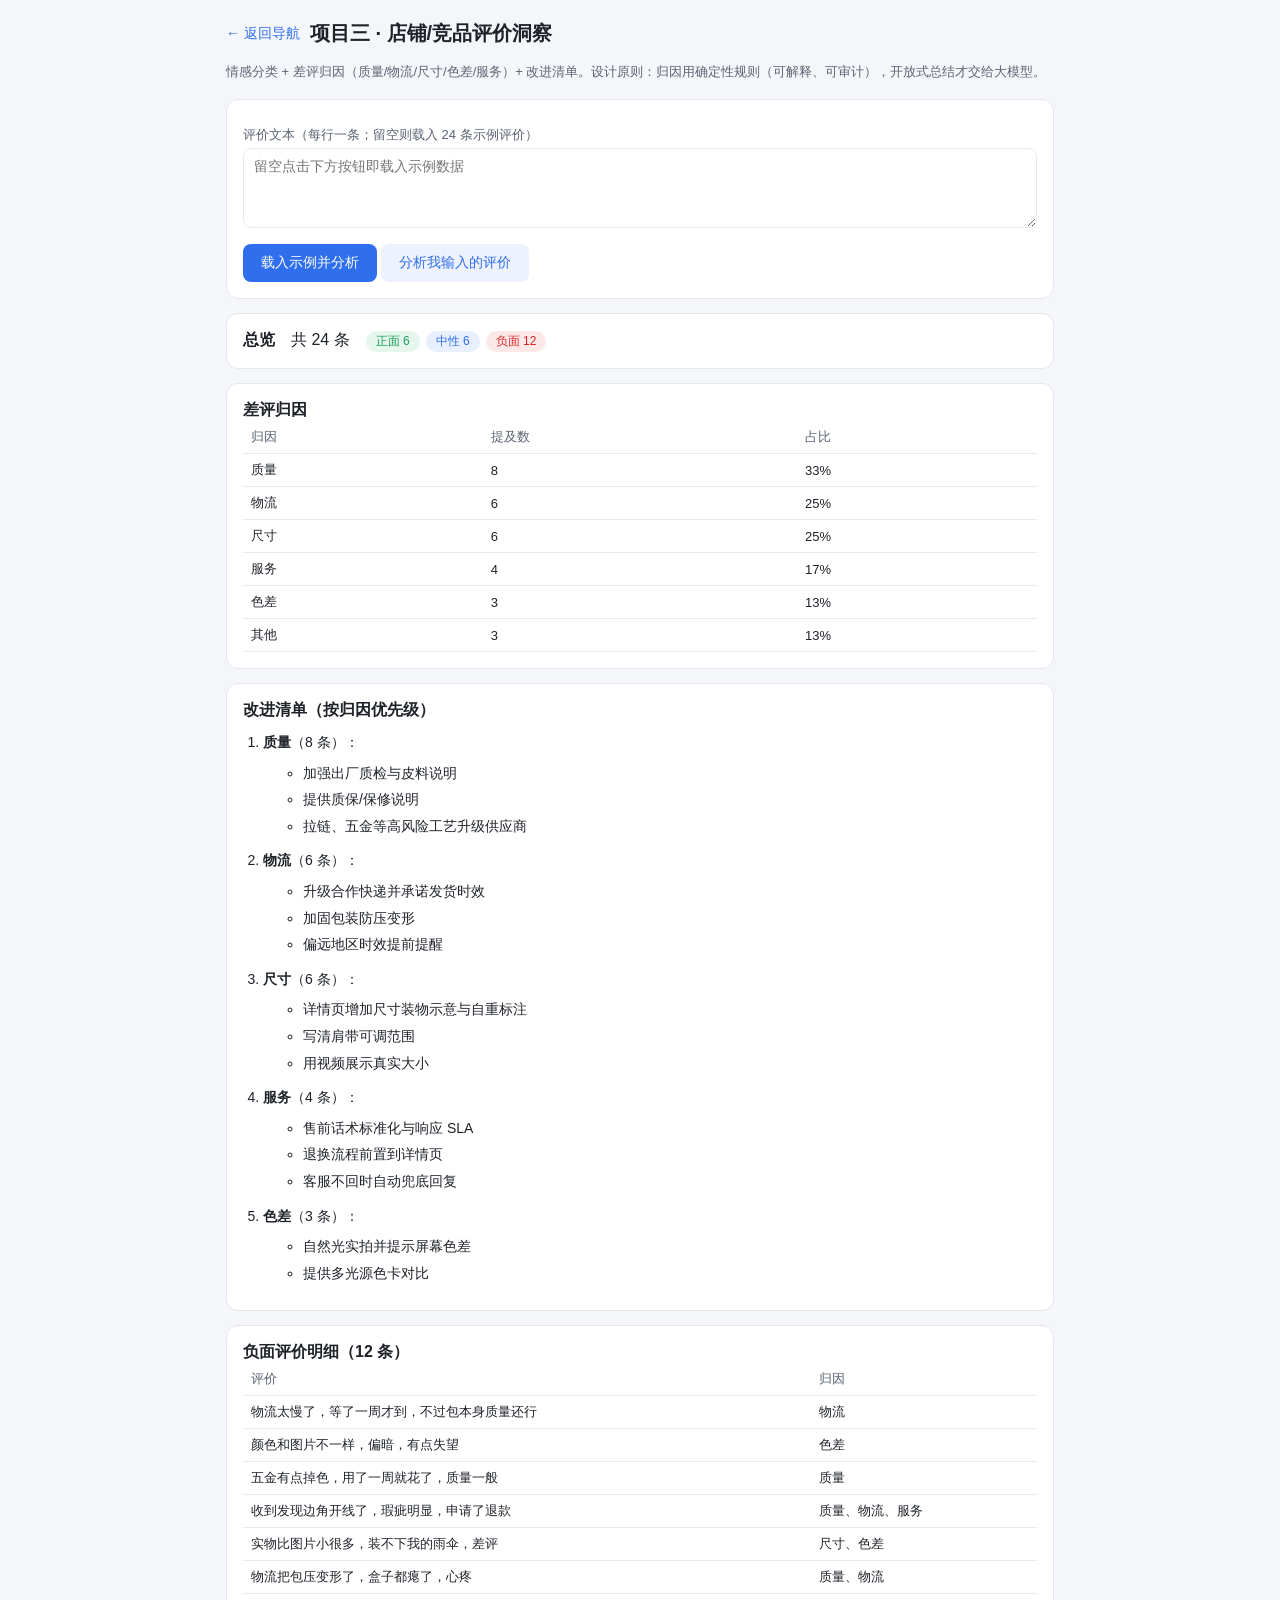
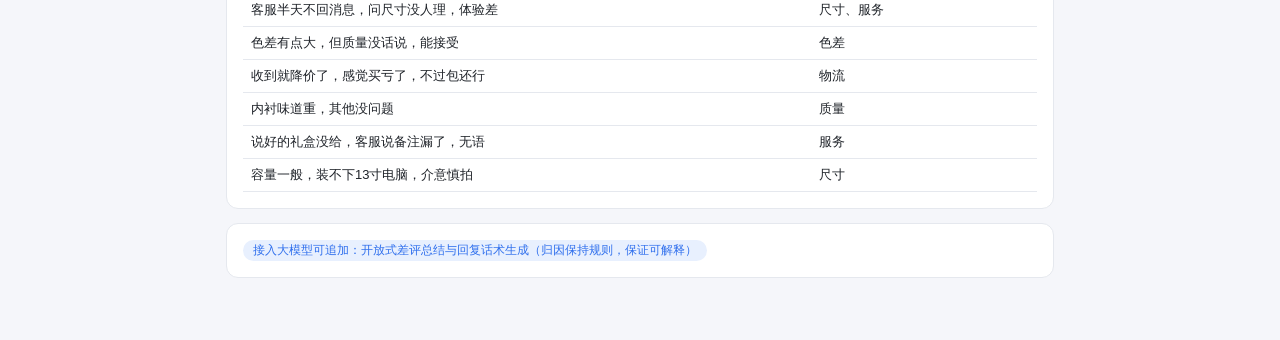
<file: p3.html>
<!DOCTYPE html>
<html lang="zh-CN">
<head>
<meta charset="utf-8">
<meta name="viewport" content="width=device-width,initial-scale=1">
<title>项目三 · 评价洞察</title>
<link rel="stylesheet" href="assets/style.css">
</head>
<body>
<div class="wrap">
  <header class="top"><a class="back" href="index.html">← 返回导航</a><h1>项目三 · 店铺/竞品评价洞察</h1></header>
  <p class="sub">情感分类 + 差评归因（质量/物流/尺寸/色差/服务）+ 改进清单。设计原则：归因用确定性规则（可解释、可审计），开放式总结才交给大模型。</p>
  <div class="card">
    <label>评价文本（每行一条；留空则载入 24 条示例评价）</label>
    <textarea id="inp" placeholder="留空点击下方按钮即载入示例数据"></textarea>
    <button onclick="run('sample')">载入示例并分析</button>
    <button class="ghost" onclick="run('input')">分析我输入的评价</button>
  </div>
  <div class="result" id="out"></div>
</div>
<script>
const SAMPLE = ["包包收到了，皮料很软，做工细致，背着特别百搭，闺蜜都说好看","物流太慢了，等了一周才到，不过包本身质量还行","颜色和图片不一样，偏暗，有点失望","肩带太短了，个子高背着不舒服，尺寸也比想象中小","五金有点掉色，用了一周就花了，质量一般","客服态度很好，退换流程也顺利，点赞","收到发现边角开线了，瑕疵明显，申请了退款","容量很大能装电脑，通勤很方便，性价比高","发货很快第二天就到了，包装也用心","实物比图片小很多，装不下我的雨伞，差评","皮味道有点大，通风几天好了，整体还行","拉链不太顺滑，有点卡，其他都好","颜值在线，奶茶色很温柔，推荐购买","物流把包压变形了，盒子都瘪了，心疼","客服半天不回消息，问尺寸没人理，体验差","价格实惠，质量对得起价格，学生党友好","色差有点大，但质量没话说，能接受","肩带调节范围小，胖一点的姐妹注意，建议标注","收到就降价了，感觉买亏了，不过包还行","内衬味道重，其他没问题","做工精致，走线整齐，送人很有面子","说好的礼盒没给，客服说备注漏了，无语","容量一般，装不下13寸电脑，介意慎拍","整体满意，就是发货慢了点，希望能改进"];
const CATS = {
  "质量":["掉皮","开裂","破损","开线","脱胶","五金","掉色","瑕疵","做工","走线","拉链","皮料","味道","气味","变形","压"],
  "物流":["物流","快递","发货慢","等了","压变形","盒子瘪","收到"],
  "尺寸":["太小","太大","尺寸","装不下","容量","比想象","肩带","自重","小很多"],
  "色差":["色差","颜色","图片","实物","偏暗","偏"],
  "服务":["客服","回复","态度","售后","退款","退换","不回","备注漏","体验"]
};
const POS = ["喜欢","好看","满意","质量好","推荐","值","不错","百搭","细致","精致","方便","实惠","友好","在线","用心","面子","整齐","顺利"];
const NEG = ["差","坏","失望","后悔","退","问题","不行","丑","慢","瘪","无语","亏","瑕疵","开线","掉色","压变形","不回","介意","心疼"];
const IMPROVE = {
  "质量":["加强出厂质检与皮料说明","提供质保/保修说明","拉链、五金等高风险工艺升级供应商"],
  "物流":["升级合作快递并承诺发货时效","加固包装防压变形","偏远地区时效提前提醒"],
  "尺寸":["详情页增加尺寸装物示意与自重标注","写清肩带可调范围","用视频展示真实大小"],
  "色差":["自然光实拍并提示屏幕色差","提供多光源色卡对比"],
  "服务":["售前话术标准化与响应 SLA","退换流程前置到详情页","客服不回时自动兜底回复"]
};
function sentiment(t){
  let s = 0;
  POS.forEach(w => { if (t.includes(w)) s++; });
  NEG.forEach(w => { if (t.includes(w)) s--; });
  return s > 0 ? "正面" : (s < 0 ? "负面" : "中性");
}
function attribute(t){
  const hits = [];
  for (const [cat, kws] of Object.entries(CATS)) if (kws.some(k => t.includes(k))) hits.push(cat);
  return hits.length ? hits : ["其他"];
}
function esc(s){ return s.replace(/&/g,"&amp;").replace(/</g,"&lt;").replace(/>/g,"&gt;"); }
function run(mode){
  let reviews;
  if (mode === "sample") reviews = SAMPLE.slice();
  else {
    reviews = document.getElementById("inp").value.split("\n").map(s=>s.trim()).filter(Boolean);
    if (!reviews.length){ alert("请输入至少一条评价，或点\"载入示例并分析\""); return; }
  }
  const sent = {"正面":0,"中性":0,"负面":0};
  const attr = {};
  const negatives = [];
  for (const t of reviews){
    const s = sentiment(t); sent[s]++;
    const cats = attribute(t);
    cats.forEach(c => attr[c] = (attr[c]||0)+1);
    if (s === "负面") negatives.push({t, cats});
  }
  const attrSorted = Object.entries(attr).sort((a,b)=>b[1]-a[1]);
  let html = '<div class="card"><strong>总览</strong>　共 ' + reviews.length + ' 条　' +
    '<span class="badge b-ok">正面 ' + sent["正面"] + '</span><span class="badge b-info">中性 ' + sent["中性"] + '</span><span class="badge b-bad">负面 ' + sent["负面"] + '</span></div>';
  html += '<div class="card"><strong>差评归因</strong><table><tr><th>归因</th><th>提及数</th><th>占比</th></tr>' +
    attrSorted.map(([c,n]) => '<tr><td>' + c + '</td><td>' + n + '</td><td>' + Math.round(n/reviews.length*100) + '%</td></tr>').join("") + '</table></div>';
  html += '<div class="card"><strong>改进清单（按归因优先级）</strong><ol style="margin:8px 0 0;padding-left:20px;font-size:14px;line-height:1.9">' +
    attrSorted.filter(([c]) => IMPROVE[c]).map(([c,n]) =>
      '<li><strong>' + c + '</strong>（' + n + ' 条）：<ul style="margin:4px 0 8px">' + IMPROVE[c].map(t=>'<li>'+t+'</li>').join("") + '</ul></li>').join("") + '</ol></div>';
  html += '<div class="card"><strong>负面评价明细（' + negatives.length + ' 条）</strong><table><tr><th>评价</th><th>归因</th></tr>' +
    negatives.map(n => '<tr><td style="max-width:420px">' + esc(n.t) + '</td><td>' + n.cats.join("、") + '</td></tr>').join("") + '</table></div>';
  html += '<div class="card"><span class="badge b-info">接入大模型可追加：开放式差评总结与回复话术生成（归因保持规则，保证可解释）</span></div>';
  document.getElementById("out").innerHTML = html;
}
window.onload = () => run("sample");
</script>
</body>
</html>
</file>
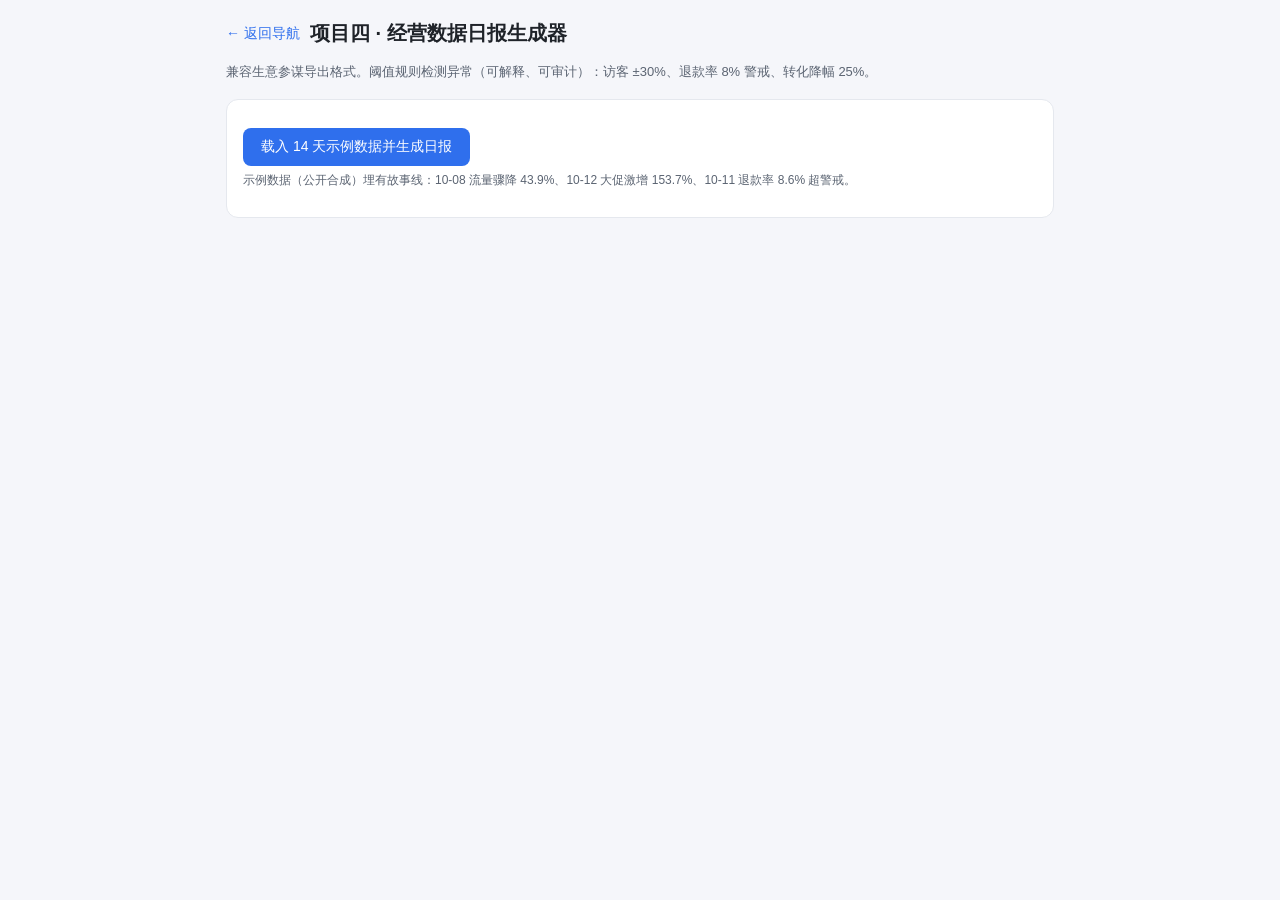
<file: p4.html>
<!DOCTYPE html>
<html lang="zh-CN">
<head>
<meta charset="utf-8">
<meta name="viewport" content="width=device-width,initial-scale=1">
<title>项目四 · 经营数据日报生成器</title>
<link rel="stylesheet" href="assets/style.css">
</head>
<body>
<div class="wrap">
  <header class="top"><a class="back" href="index.html">← 返回导航</a><h1>项目四 · 经营数据日报生成器</h1></header>
  <p class="sub">兼容生意参谋导出格式。阈值规则检测异常（可解释、可审计）：访客 ±30%、退款率 8% 警戒、转化降幅 25%。</p>
  <div class="card">
    <button onclick="run('sample')">载入 14 天示例数据并生成日报</button>
    <p class="note" style="margin-top:6px">示例数据（公开合成）埋有故事线：10-08 流量骤降 43.9%、10-12 大促激增 153.7%、10-11 退款率 8.6% 超警戒。</p>
  </div>
  <div class="result" id="out"></div>
</div>
<script>
const SAMPLE = [
["2026-10-01",1245,4210,39,6630,260],["2026-10-02",1180,3980,35,5950,180],
["2026-10-03",1290,4360,41,7380,310],["2026-10-04",1210,4050,37,6290,220],
["2026-10-05",1330,4520,44,7920,350],["2026-10-06",1265,4280,40,7200,240],
["2026-10-07",1310,4440,42,7560,290],["2026-10-08",735,2480,21,3780,150],
["2026-10-09",1020,3440,30,5400,200],["2026-10-10",1150,3890,35,6300,230],
["2026-10-11",1230,4160,38,6840,590],["2026-10-12",3120,10600,102,18360,420],
["2026-10-13",1980,6700,64,11520,380],["2026-10-14",1650,5580,53,9540,330]];
const TH = {traffic:0.30, refund:0.08, crDrop:0.25};
const pct = (c,p) => p ? (c-p)/p : 0;
function analyze(rows){
  const data = rows.map(r => {
    const [date,uv,pv,buyers,gmv,refund] = r;
    return {date, uv, gmv, buyers, cr: buyers/uv, aov: gmv/buyers, rr: refund/gmv};
  });
  if (data.length < 2) return {alerts:[], text:"数据不足两天"};
  const last = data[data.length-1], prev = data[data.length-2];
  const chg = {uv: pct(last.uv, prev.uv)*100, gmv: pct(last.gmv, prev.gmv)*100, cr: pct(last.cr, prev.cr)*100};
  const alerts = [];
  for (let i=1; i<data.length; i++){
    const d = data[i], p = data[i-1];
    const u = pct(d.uv, p.uv);
    if (Math.abs(u) >= TH.traffic){
      alerts.push(u < 0
        ? {date:d.date, level:"warn", metric:"访客数", detail:"骤降 " + (Math.abs(u)*100).toFixed(1) + "%（" + p.uv + "→" + d.uv + "）", tip:"优先排查：搜索排名是否下滑、投放计划是否暂停、竞品大促是否分流"}
        : {date:d.date, level:"info", metric:"访客数", detail:"激增 " + (u*100).toFixed(1) + "%（" + p.uv + "→" + d.uv + "）", tip:"确认是否活动/短视频带动，复盘该渠道 ROI，评估能否常态化复制"});
    }
    if (d.gmv && d.rr >= TH.refund){
      alerts.push({date:d.date, level:"warn", metric:"退款率", detail:(d.rr*100).toFixed(1) + "% 超过 8% 警戒线", tip:"抽查当日退款原因 TOP3（质量/尺码/色差），同步调整详情页说明与客服话术"});
    }
  }
  if (pct(last.cr, prev.cr) <= -TH.crDrop){
    alerts.push({date:last.date, level:"warn", metric:"支付转化率", detail:"环比下降 " + Math.abs(chg.cr).toFixed(1) + "%", tip:"检查价格竞争力、新增差评、详情页是否被竞品比价"});
  }
  const last7 = data.slice(-7);
  const sum = a => a.reduce((x,y)=>x+y,0);
  const summary = {date:last.date, gmv:Math.round(last.gmv), uv:last.uv, buyers:last.buyers,
    cr:(last.cr*100).toFixed(2), aov:Math.round(last.aov), rr:(last.rr*100).toFixed(1),
    gmv7:Math.round(sum(last7.map(d=>d.gmv))),
    cr7:(sum(last7.map(d=>d.buyers))/Math.max(sum(last7.map(d=>d.uv)),1)*100).toFixed(2)};
  let text = "【" + summary.date + " 经营日报】\n";
  text += "昨日 GMV " + summary.gmv + " 元（环比 " + (chg.gmv>=0?"+":"") + chg.gmv.toFixed(1) + "%），访客 " + summary.uv + "（环比 " + (chg.uv>=0?"+":"") + chg.uv.toFixed(1) + "%），转化率 " + summary.cr + "%，客单价 " + summary.aov + " 元，退款率 " + summary.rr + "%。\n";
  text += "近 7 天 GMV 合计 " + summary.gmv7 + " 元，平均转化率 " + summary.cr7 + "%。\n";
  if (alerts.length){ text += "异常与建议：\n"; alerts.forEach(a => text += "- " + a.date + " " + a.metric + a.detail + " → " + a.tip + "\n"); }
  else text += "昨日无异常波动，维持现有投放与内容节奏即可。";
  return {summary, chg, alerts, text};
}
function esc(s){ return s.replace(/&/g,"&amp;").replace(/</g,"&lt;").replace(/>/g,"&gt;"); }
function run(mode){
  const {summary, chg, alerts, text} = analyze(SAMPLE);
  let html = '<div class="card"><strong>' + summary.date + ' 核心指标</strong><table><tr><th>GMV</th><th>访客</th><th>转化率</th><th>客单价</th><th>退款率</th></tr>' +
    '<tr><td>' + summary.gmv + ' 元 (' + (chg.gmv>=0?'+':'') + chg.gmv.toFixed(1) + '%)</td><td>' + summary.uv + ' (' + (chg.uv>=0?'+':'') + chg.uv.toFixed(1) + '%)</td><td>' + summary.cr + '%</td><td>' + summary.aov + ' 元</td><td>' + summary.rr + '%</td></tr></table></div>';
  html += '<div class="card"><strong>异常检测（' + alerts.length + ' 项）</strong>' + alerts.map(a =>
    '<div style="margin:8px 0;font-size:14px"><span class="badge ' + (a.level==="warn"?"b-warn":"b-info") + '">' + a.date + ' · ' + a.metric + '</span> ' +
    esc(a.detail) + '<br><span class="kv">建议：' + esc(a.tip) + '</span></div>').join("") + '</div>';
  html += '<div class="card"><strong>日报文本（可直接复制）</strong><pre class="daily">' + esc(text) + '</pre></div>';
  document.getElementById("out").innerHTML = html;
}
</script>
</body>
</html>
</file>
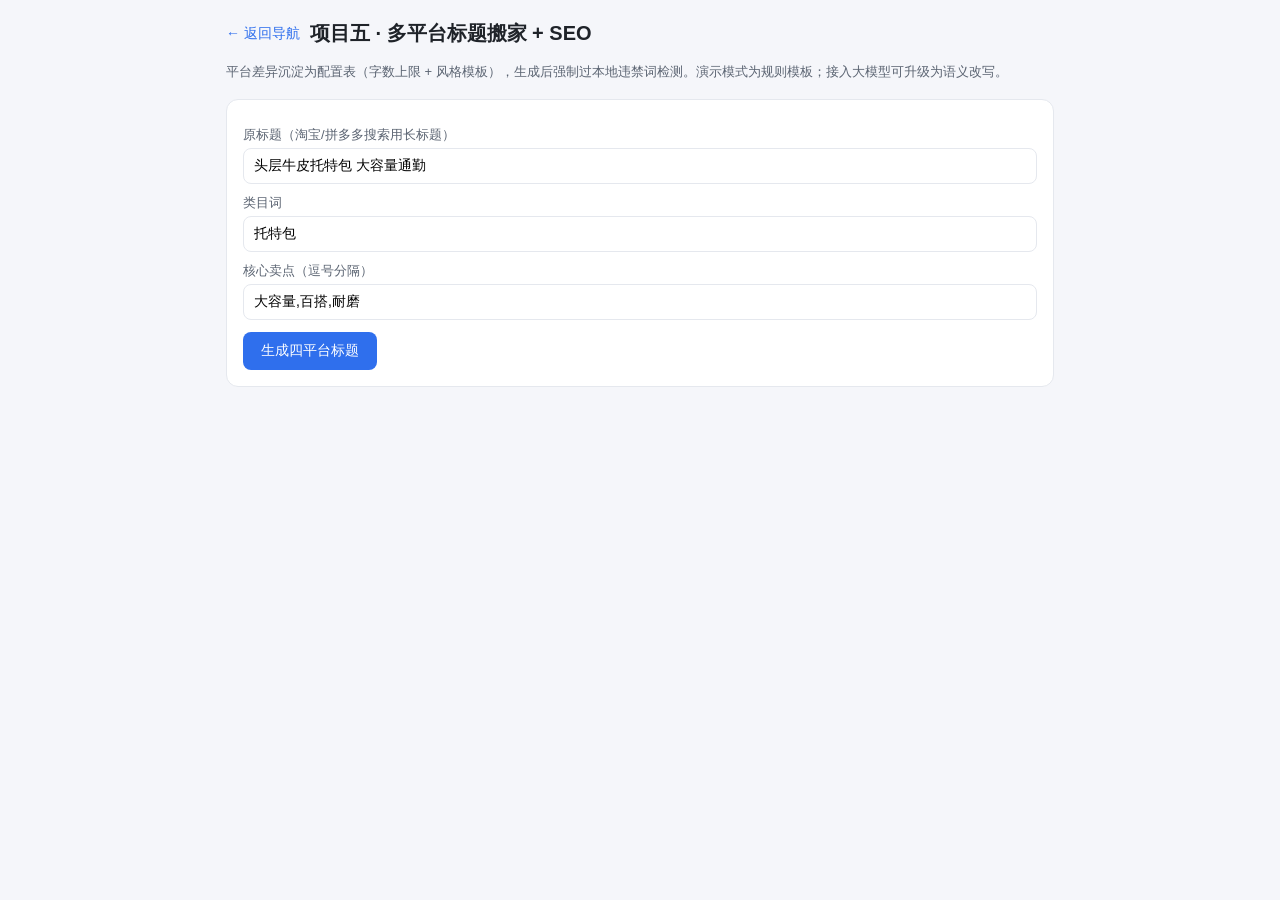
<file: p5.html>
<!DOCTYPE html>
<html lang="zh-CN">
<head>
<meta charset="utf-8">
<meta name="viewport" content="width=device-width,initial-scale=1">
<title>项目五 · 多平台标题搬家 + SEO</title>
<link rel="stylesheet" href="assets/style.css">
</head>
<body>
<div class="wrap">
  <header class="top"><a class="back" href="index.html">← 返回导航</a><h1>项目五 · 多平台标题搬家 + SEO</h1></header>
  <p class="sub">平台差异沉淀为配置表（字数上限 + 风格模板），生成后强制过本地违禁词检测。演示模式为规则模板；接入大模型可升级为语义改写。</p>
  <div class="card">
    <label>原标题（淘宝/拼多多搜索用长标题）</label>
    <input type="text" id="title" value="头层牛皮托特包 大容量通勤">
    <label>类目词</label>
    <input type="text" id="cat" value="托特包">
    <label>核心卖点（逗号分隔）</label>
    <input type="text" id="points" value="大容量,百搭,耐磨">
    <button onclick="adapt()">生成四平台标题</button>
  </div>
  <div class="result" id="out"></div>
</div>
<script>
const BANNED = ["最","第一","顶级","绝对","全网最低","100%","国家级","销量第一","独家","首选","王牌","万能","假一赔十"];
const PLATFORMS = [
  {name:"淘宝", max:30, style:"关键词规整堆叠：核心词+属性词+长尾词，利于搜索"},
  {name:"拼多多", max:60, style:"高密度堆词+营销词（工厂直发/特价/包邮）"},
  {name:"抖音", max:55, style:"口语化+场景痛点+情绪钩子，适配短视频口播"},
  {name:"小红书", max:20, style:"种草分享风，弱营销、强体验词"}
];
function esc(s){ return s.replace(/&/g,"&amp;").replace(/</g,"&lt;").replace(/>/g,"&gt;"); }
function checkBanned(t){ return BANNED.filter(w => t.includes(w)); }
function adapt(){
  const title = document.getElementById("title").value.trim();
  const cat = document.getElementById("cat").value.trim() || "托特包";
  const pts = document.getElementById("points").value.split(/[,，、]/).map(s=>s.trim()).filter(Boolean);
  const core = title || cat;
  const catInCore = cat && core.includes(cat);
  const pt2 = pts.slice(0,2).join(" ") || "大容量 百搭";
  const drafts = {
    "淘宝":   catInCore ? core + " " + pt2 + " 官方正品 包邮" : cat + " " + pt2 + " " + core + " 官方正品 包邮",
    "拼多多": catInCore ? core + " " + pt2 + " 工厂直发 特价包邮" : core + " " + pt2 + " 工厂直发 特价包邮 " + cat,
    "抖音":   "别再乱买" + cat + "了！" + pt2 + "真的绝，闭眼入",
    "小红书": "挖到宝了！" + cat + "天花板｜" + pt2
  };
  let html = "";
  for (const p of PLATFORMS){
    const t = drafts[p.name].slice(0, p.max);
    const banned = checkBanned(t);
    const over = t.length > p.max;
    html += '<div class="card"><strong>' + p.name + '</strong>' +
      ' <span class="badge ' + (banned.length ? "b-bad" : "b-ok") + '">字数 ' + t.length + '/' + p.max + '</span>' +
      (banned.length ? ' <span class="badge b-bad">违禁词：' + banned.join("、") + '</span>' : ' <span class="badge b-ok">违禁词通过</span>') +
      '<div style="margin:8px 0 4px;font-size:15px;font-weight:600">' + esc(t) + '</div>' +
      '<div class="kv">风格：' + p.style + '</div></div>';
  }
  document.getElementById("out").innerHTML = html;
}
</script>
</body>
</html>
</file>
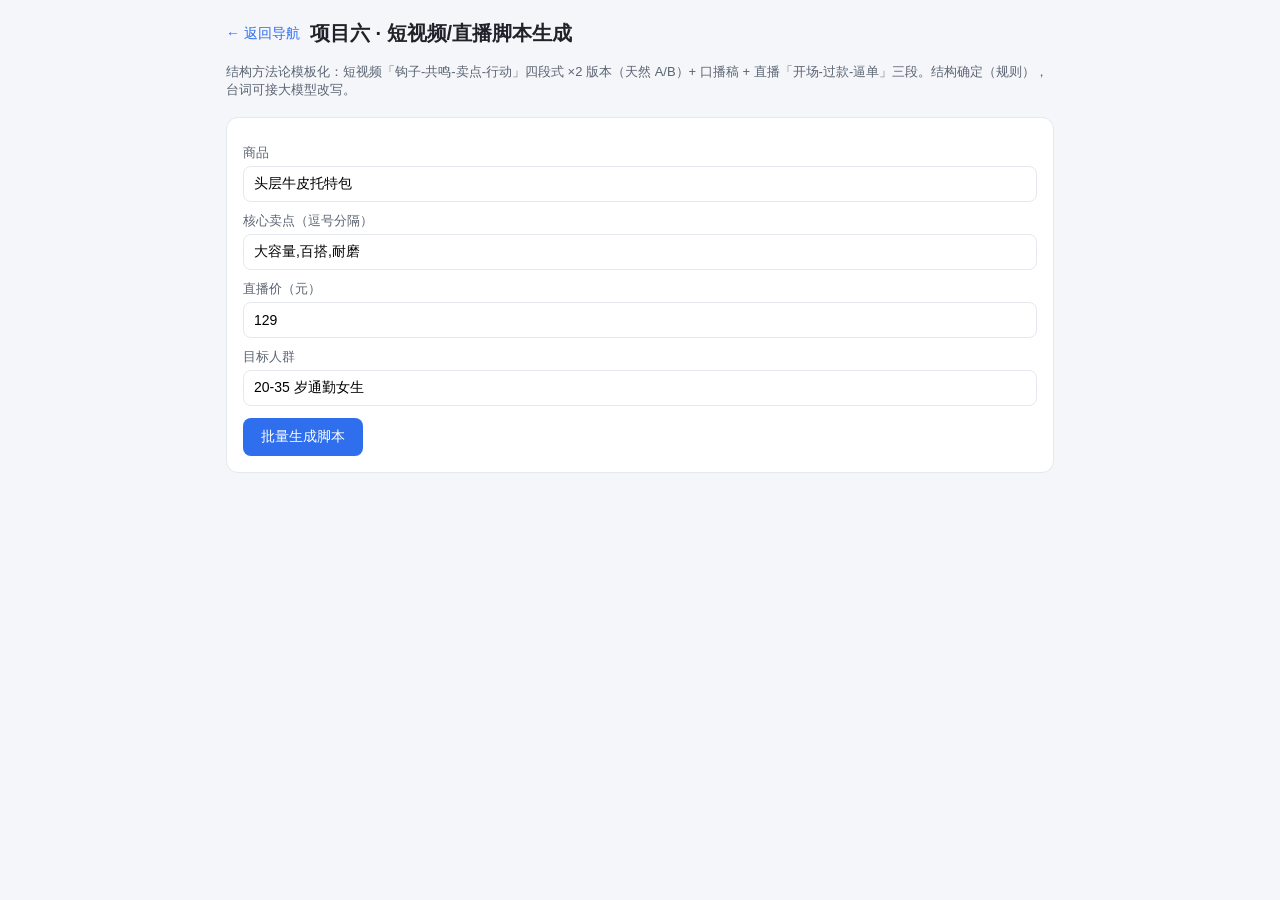
<file: p6.html>
<!DOCTYPE html>
<html lang="zh-CN">
<head>
<meta charset="utf-8">
<meta name="viewport" content="width=device-width,initial-scale=1">
<title>项目六 · 短视频/直播脚本生成</title>
<link rel="stylesheet" href="assets/style.css">
</head>
<body>
<div class="wrap">
  <header class="top"><a class="back" href="index.html">← 返回导航</a><h1>项目六 · 短视频/直播脚本生成</h1></header>
  <p class="sub">结构方法论模板化：短视频「钩子-共鸣-卖点-行动」四段式 ×2 版本（天然 A/B）+ 口播稿 + 直播「开场-过款-逼单」三段。结构确定（规则），台词可接大模型改写。</p>
  <div class="card">
    <label>商品</label><input type="text" id="product" value="头层牛皮托特包">
    <label>核心卖点（逗号分隔）</label><input type="text" id="points" value="大容量,百搭,耐磨">
    <label>直播价（元）</label><input type="text" id="price" value="129">
    <label>目标人群</label><input type="text" id="aud" value="20-35 岁通勤女生">
    <button onclick="gen()">批量生成脚本</button>
  </div>
  <div class="result" id="out"></div>
</div>
<script>
function esc(s){ return s.replace(/&/g,"&amp;").replace(/</g,"&lt;").replace(/>/g,"&gt;"); }
function gen(){
  const pts = document.getElementById("points").value.split(/[,，、]/).map(s=>s.trim()).filter(Boolean);
  const [p1, p2, p3] = [...pts, "质感好", "性价比高"].slice(0,3);
  const aud = document.getElementById("aud").value.trim() || "20-35 岁通勤女生";
  const prd = document.getElementById("product").value.trim() || "托特包";
  const price = document.getElementById("price").value.trim() || "129";
  const videos = [
    {name:"版本 A · 痛点开场", beats:[
      {time:"0-3s", type:"钩子", line:"还在为" + p1 + "不够用换包发愁？", shot:"特写：塞满的旧包，拉链卡住"},
      {time:"3-10s", type:"共鸣", line:"通勤、逛街、短途出游，一个包全搞定", shot:"三场景快切：地铁/商场/车站"},
      {time:"10-25s", type:"卖点展示", line:p1 + "｜" + p2 + "｜" + p3 + "，" + aud + "都说实用", shot:"演示装下 13 寸电脑+水杯+化妆包"},
      {time:"25-30s", type:"行动号召", line:"今天直播间只要 " + price + "，点击下方小黄车", shot:"价格弹出 + 箭头指引"}]},
    {name:"版本 B · 悬念开场", beats:[
      {time:"0-3s", type:"钩子", line:"为什么这款" + prd + "回头率这么高？", shot:"街拍背影，路人回头"},
      {time:"3-10s", type:"悬念铺垫", line:"关键是" + p1 + "还" + p2, shot:"慢镜头开包展示内仓"},
      {time:"10-25s", type:"卖点展示", line:p3 + "不心疼，" + price + " 元拿下", shot:"对比同款大牌价格"},
      {time:"25-30s", type:"行动号召", line:"点关注不迷路，评论区扣 1 发链接", shot:"博主指向评论区"}]}
  ];
  const voiceover = aud + "们注意了！如果你也需要一只能装又好看的" + prd + "，今天这款一定要看完。第一，" + p1 +
    "，13 寸电脑、水杯、化妆包一起塞；第二，" + p2 + "，通勤约会都能背；第三，" + p3 +
    "，日常刮蹭不心疼。现在下单只要 " + price + " 元，点击小黄车，库存不多先到先得。";
  const live = {
    "开场欢迎":"欢迎新进直播间的宝子们！今天专场是" + prd + "，" + aud + "闭眼入，先扣个 1 让我看看人数。",
    "过款介绍":"来，看这款：" + p1 + "、" + p2 + "、" + p3 + "。我直接给你们演示——电脑、水杯、伞全部装进去还有空间。官方价 299，今天直播间 " + price + "。",
    "逼单节奏":"这个价格仅限今天直播间，库存最后 80 单，拍下 48 小时内发货，7 天无理由，不合适退回来运费险出。"
  };
  let html = videos.map(v =>
    '<div class="card"><strong>' + v.name + '</strong><table><tr><th>时间</th><th>段落</th><th>台词</th><th>画面</th></tr>' +
    v.beats.map(b => '<tr><td>' + b.time + '</td><td>' + b.type + '</td><td style="max-width:300px">' + esc(b.line) + '</td><td>' + esc(b.shot) + '</td></tr>').join("") +
    '</table></div>').join("");
  html += '<div class="card"><strong>口播稿（照读版）</strong><pre class="daily">' + esc(voiceover) + '</pre></div>';
  html += '<div class="card"><strong>直播话术（三段式）</strong>' + Object.entries(live).map(([k,v]) =>
    '<div style="margin:8px 0"><span class="badge b-info">' + k + '</span><div style="font-size:14px;line-height:1.8;margin-top:4px">' + esc(v) + '</div></div>').join("") + '</div>';
  html += '<div class="card"><span class="badge b-info">接入大模型可按品类风格改写台词，结构保持不变（A/B 两版本便于投放测试）</span></div>';
  document.getElementById("out").innerHTML = html;
}
</script>
</body>
</html>
</file>
<file: assets/style.css>
:root { --bg:#f5f6fa; --card:#ffffff; --ink:#1f2329; --sub:#5b6472; --line:#e5e8ee; --brand:#2f6fed; --ok:#1a9e5c; --warn:#d97706; --bad:#dc2626; }
* { box-sizing:border-box; }
body { margin:0; background:var(--bg); color:var(--ink); font-family:-apple-system,"Segoe UI","PingFang SC","Microsoft YaHei",sans-serif; }
.wrap { max-width:860px; margin:0 auto; padding:20px 16px 48px; }
header.top { display:flex; align-items:center; gap:10px; margin-bottom:16px; }
header.top a.back { color:var(--brand); text-decoration:none; font-size:14px; }
h1 { font-size:20px; margin:0; }
.sub { color:var(--sub); font-size:13px; margin:4px 0 18px; }
.card { background:var(--card); border:1px solid var(--line); border-radius:12px; padding:16px; margin-bottom:14px; }
label { display:block; font-size:13px; color:var(--sub); margin:10px 0 4px; }
input[type=text], textarea, select { width:100%; padding:9px 10px; border:1px solid var(--line); border-radius:8px; font-size:14px; font-family:inherit; }
textarea { min-height:80px; resize:vertical; }
button { margin-top:12px; background:var(--brand); color:#fff; border:0; border-radius:8px; padding:10px 18px; font-size:14px; cursor:pointer; }
button.ghost { background:#eef2fe; color:var(--brand); }
.result { margin-top:14px; }
.badge { display:inline-block; padding:2px 10px; border-radius:99px; font-size:12px; margin-right:6px; }
.b-ok { background:#e5f6ec; color:var(--ok); } .b-warn { background:#fdf1e0; color:var(--warn); } .b-bad { background:#fde8e8; color:var(--bad); } .b-info { background:#e8f0fe; color:var(--brand); }
.kv { font-size:13px; color:var(--sub); }
.hit { color:var(--bad); font-weight:600; background:#fde8e8; border-radius:4px; padding:0 3px; }
.chat { border:1px solid var(--line); border-radius:10px; padding:12px; min-height:220px; max-height:420px; overflow:auto; background:#fafbfd; }
.msg { margin:8px 0; font-size:14px; line-height:1.6; white-space:pre-wrap; }
.msg.user { text-align:right; } .msg.user span { background:var(--brand); color:#fff; border-radius:12px 12px 2px 12px; padding:6px 12px; display:inline-block; text-align:left; }
.msg.bot span { background:#fff; border:1px solid var(--line); border-radius:12px 12px 12px 2px; padding:6px 12px; display:inline-block; }
.handoff { background:#fde8e8; border:1px solid #f5c2c2; }
pre.daily { white-space:pre-wrap; font-family:inherit; font-size:14px; background:#fafbfd; border:1px solid var(--line); border-radius:8px; padding:12px; }
table { width:100%; border-collapse:collapse; font-size:13px; }
th, td { border-bottom:1px solid var(--line); padding:7px 8px; text-align:left; }
th { color:var(--sub); font-weight:500; }
.note { font-size:12px; color:var(--sub); margin-top:10px; }
</file>
